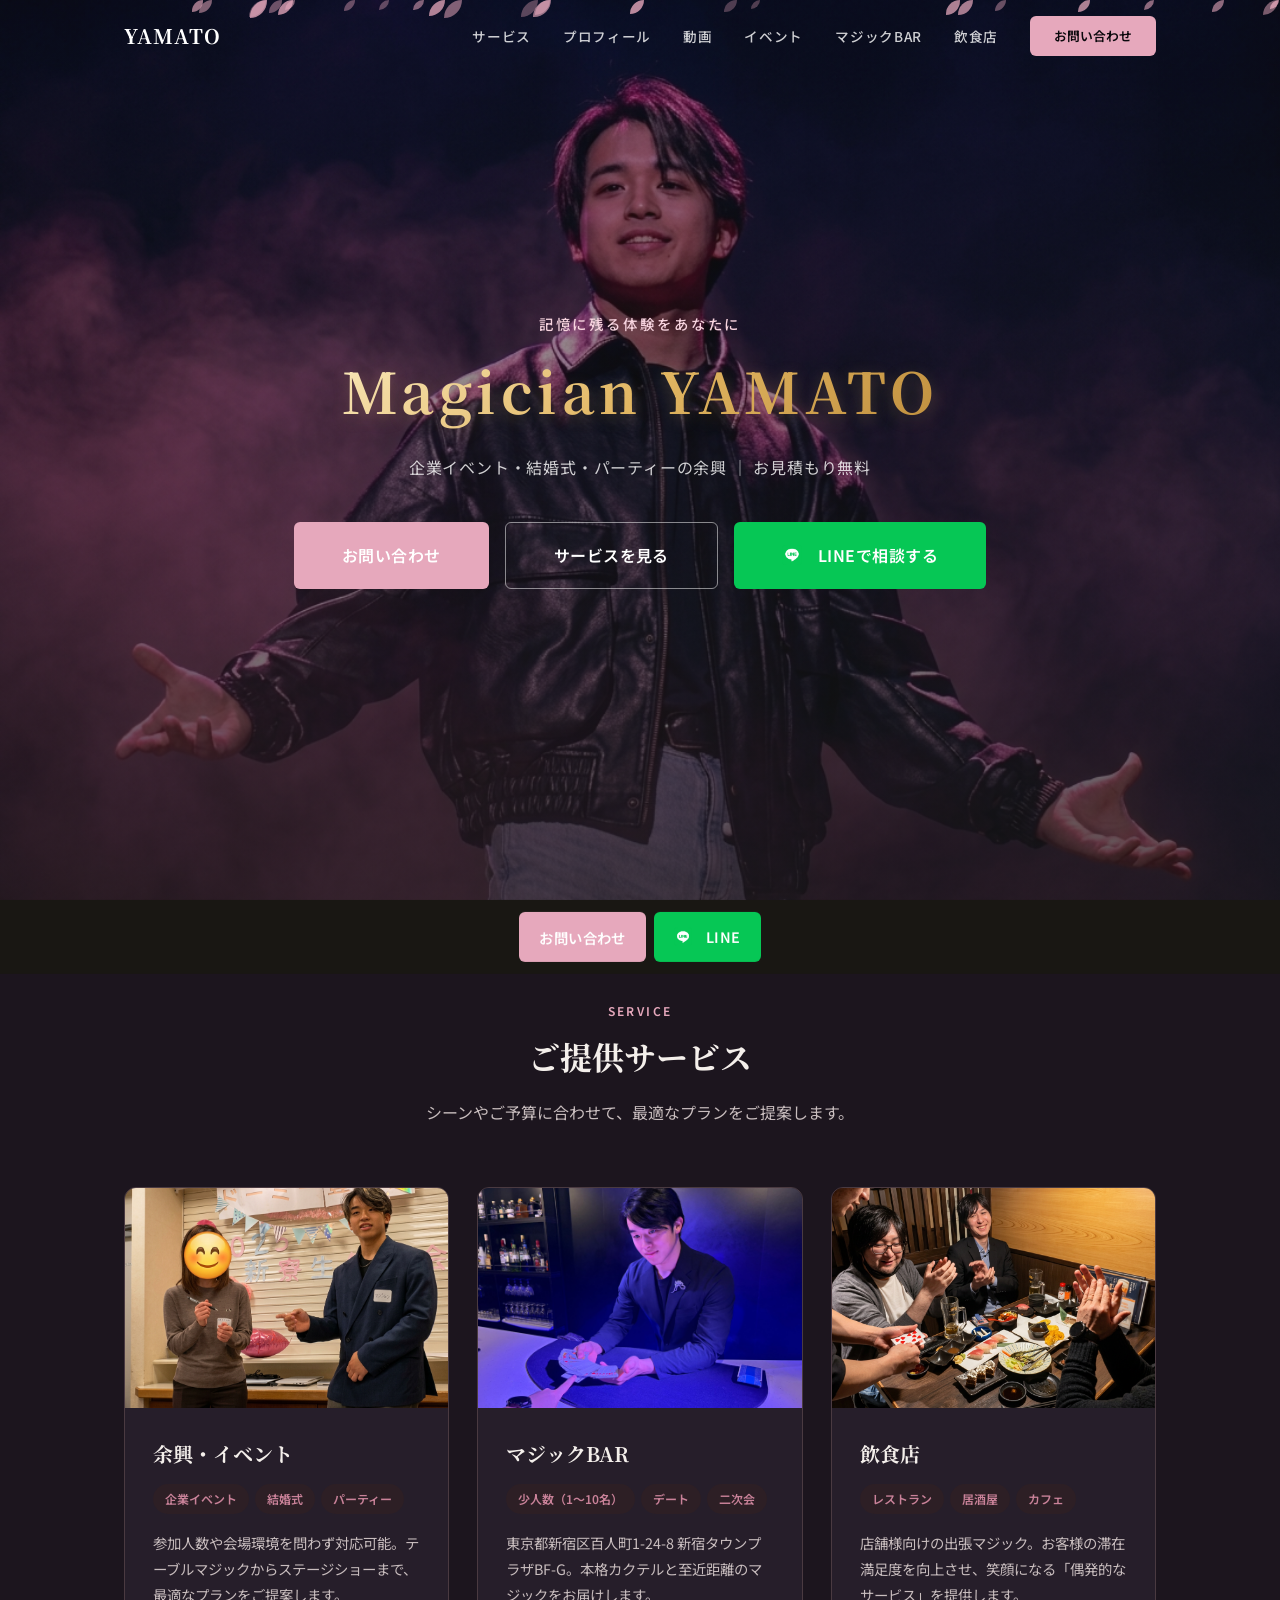
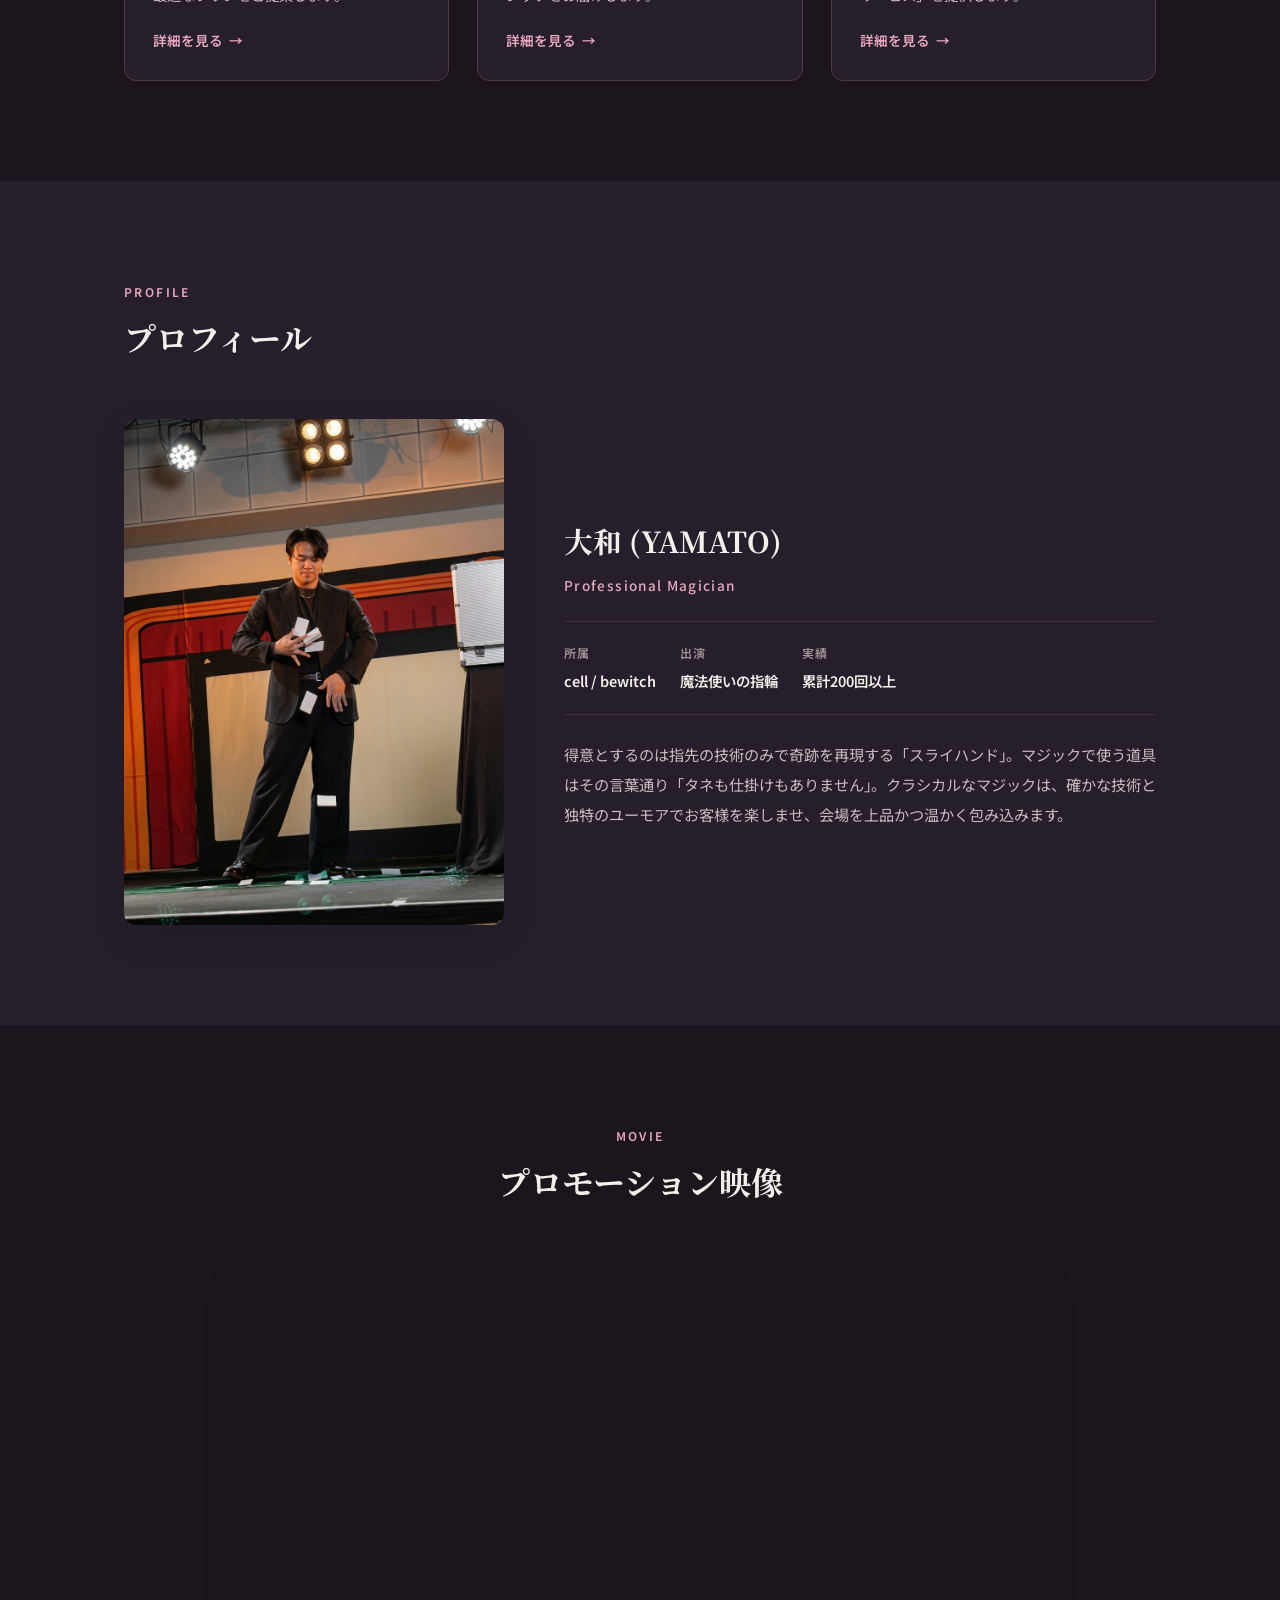
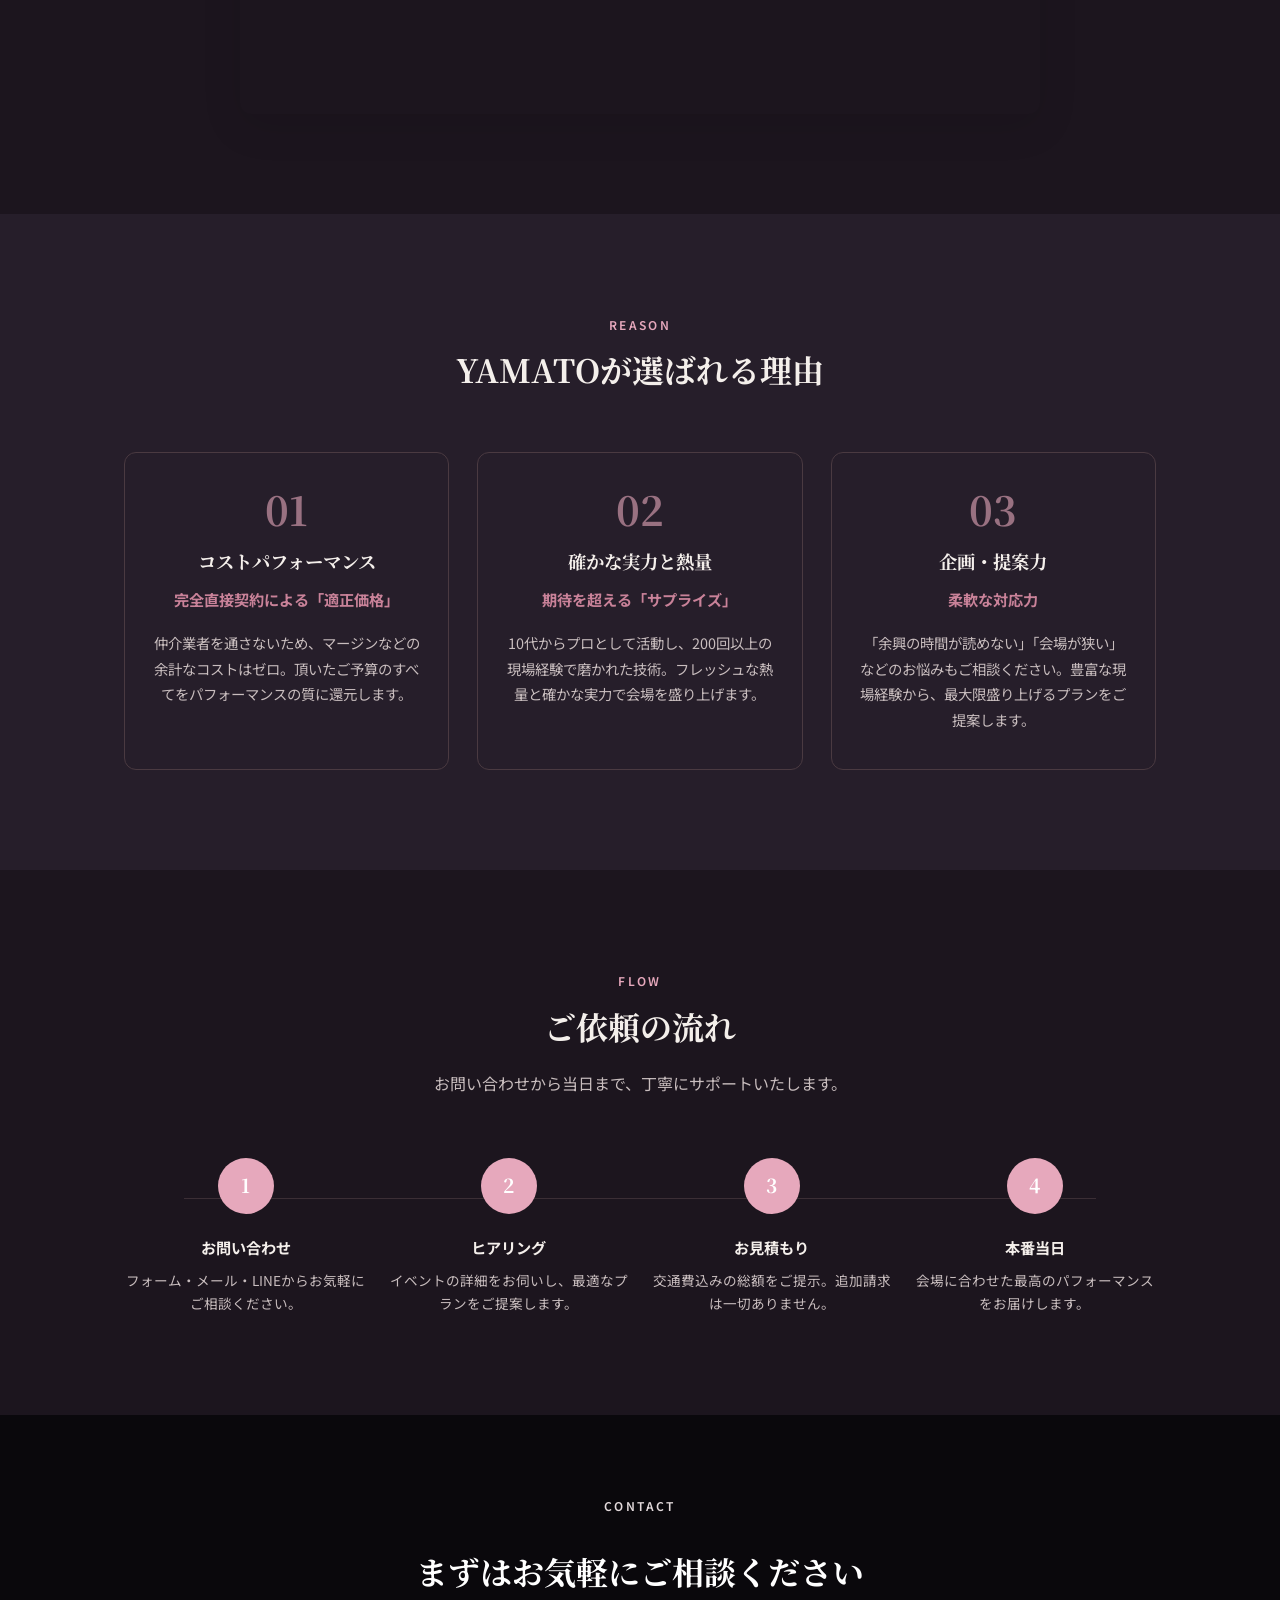
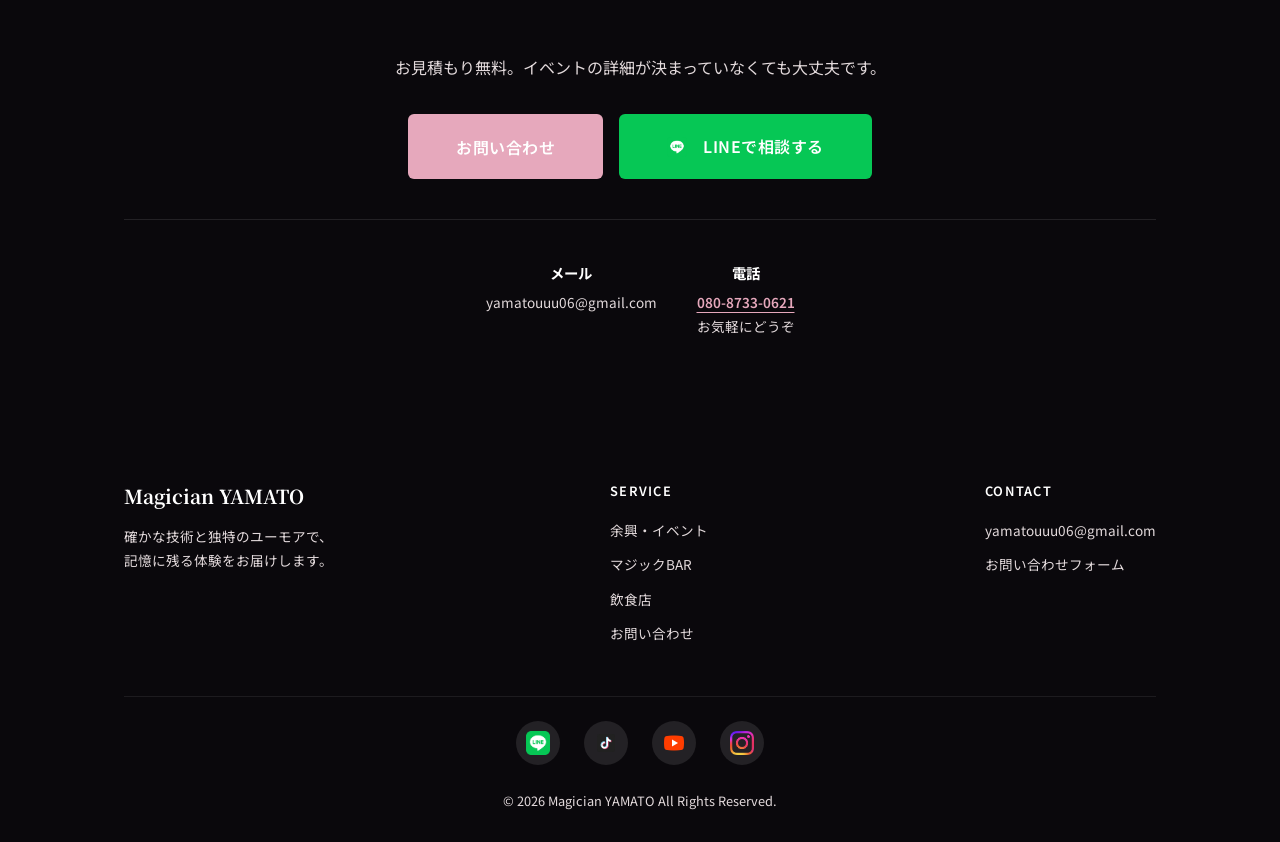
<file: index.html>
<!DOCTYPE html>
<html lang="ja">

<head>
    <!-- Microsoft Clarity -->
    <script type="text/javascript">
        (function (c, l, a, r, i, t, y) {
            c[a] = c[a] || function () { (c[a].q = c[a].q || []).push(arguments) };
            t = l.createElement(r); t.async = 1; t.src = "https://www.clarity.ms/tag/" + i;
            y = l.getElementsByTagName(r)[0]; y.parentNode.insertBefore(t, y);
        })(window, document, "clarity", "script", "vkam0jo5xu");
    </script>
    <!-- Google tag (gtag.js) -->
    <script async src="https://www.googletagmanager.com/gtag/js?id=G-V3HK06NE58"></script>
    <script>
        window.dataLayer = window.dataLayer || [];
        function gtag() { dataLayer.push(arguments); }
        gtag('js', new Date());
        gtag('config', 'G-V3HK06NE58');
        gtag('config', 'AW-17816351646');
    </script>
    <meta charset="UTF-8">
    <meta name="viewport" content="width=device-width, initial-scale=1.0">
    <meta name="description" content="プロマジシャン大和(YAMATO)の公式サイト。企業イベント・結婚式・パーティーの余興、マジックBAR出演、飲食店への出張パフォーマンス。お見積もり無料。">
    <title>プロマジシャン 大和(YAMATO) | 法人・イベント向けマジック出演</title>
    <link rel="stylesheet" href="style.css">
    <link
        href="https://fonts.googleapis.com/css2?family=Noto+Serif+JP:wght@400;700&family=Noto+Sans+JP:wght@400;500;600;700&display=swap"
        rel="stylesheet">
</head>

<body class="has-hero">

    <!-- ======== HERO ======== -->
    <section class="hero" id="top">
        <div class="hero-bg">
            <img src="images/hero_main.jpg" alt="Magician YAMATO パフォーマンス" loading="eager">
        </div>
        <div class="hero-overlay"></div>
        <div class="hero-content">
            <p class="hero-tagline">記憶に残る体験をあなたに</p>
            <h1 class="hero-title">Magician YAMATO</h1>
            <p class="hero-desc">企業イベント・結婚式・パーティーの余興 ｜ お見積もり無料</p>
            <div class="hero-actions">
                <button type="button" class="btn btn-primary btn-lg" onclick="openContactModal()">お問い合わせ</button>
                <a href="#service" class="btn btn-outline btn-lg">サービスを見る</a>
                <a href="https://line.me/R/ti/p/@344pyyvy?ts=02022038&oat_content=url" target="_blank"
                    rel="noopener noreferrer" class="btn btn-line btn-lg">
                    <img src="images/sns/line.png" alt="" aria-hidden="true" style="margin-right: 8px;">LINEで相談する
                </a>
            </div>
        </div>
    </section>

    <!-- ======== SERVICE ======== -->
    <section class="section section--alt" id="service">
        <div class="container">
            <div class="section-header center fade-in">
                <p class="section-label">Service</p>
                <h2 class="section-title">ご提供サービス</h2>
                <p class="section-subtitle">シーンやご予算に合わせて、最適なプランをご提案します。</p>
            </div>

            <div class="service-grid fade-in">
                <!-- イベント -->
                <div class="service-card">
                    <div class="service-card-img">
                        <img src="images/event_stage.png" alt="イベント出演">
                    </div>
                    <div class="service-card-body">
                        <h3 class="service-card-title">余興・イベント</h3>
                        <div class="service-tags">
                            <span class="service-tag">企業イベント</span>
                            <span class="service-tag">結婚式</span>
                            <span class="service-tag">パーティー</span>
                        </div>
                        <p class="service-card-desc">参加人数や会場環境を問わず対応可能。テーブルマジックからステージショーまで、最適なプランをご提案します。</p>
                        <a href="event.html" class="service-card-link">詳細を見る</a>
                    </div>
                </div>

                <!-- マジックBAR -->
                <div class="service-card">
                    <div class="service-card-img">
                        <img src="images/magic_bar.jpg" alt="マジックBAR 魔法使いの指輪">
                    </div>
                    <div class="service-card-body">
                        <h3 class="service-card-title">マジックBAR</h3>
                        <div class="service-tags">
                            <span class="service-tag">少人数（1〜10名）</span>
                            <span class="service-tag">デート</span>
                            <span class="service-tag">二次会</span>
                        </div>
                        <p class="service-card-desc">東京都新宿区百人町1-24-8 新宿タウンプラザBF-G。本格カクテルと至近距離のマジックをお届けします。</p>
                        <a href="bar.html" class="service-card-link">詳細を見る</a>
                    </div>
                </div>

                <!-- 飲食店 -->
                <div class="service-card">
                    <div class="service-card-img">
                        <img src="images/restaurant_hopping.png" alt="飲食店出演">
                    </div>
                    <div class="service-card-body">
                        <h3 class="service-card-title">飲食店</h3>
                        <div class="service-tags">
                            <span class="service-tag">レストラン</span>
                            <span class="service-tag">居酒屋</span>
                            <span class="service-tag">カフェ</span>
                        </div>
                        <p class="service-card-desc">店舗様向けの出張マジック。お客様の滞在満足度を向上させ、笑顔になる「偶発的なサービス」を提供します。</p>
                        <a href="restaurant.html" class="service-card-link">詳細を見る</a>
                    </div>
                </div>
            </div>
        </div>
    </section>

    <!-- ======== PROFILE ======== -->
    <section class="section section--white" id="profile">
        <div class="container">
            <div class="section-header fade-in">
                <p class="section-label">Profile</p>
                <h2 class="section-title">プロフィール</h2>
            </div>

            <div class="profile-grid fade-in">
                <div class="profile-img">
                    <img src="images/profile.png" alt="Magician YAMATO">
                </div>
                <div class="profile-info">
                    <h3 class="profile-name">大和 (YAMATO)</h3>
                    <p class="profile-role">Professional Magician</p>
                    <div class="profile-stats">
                        <dl class="profile-stat">
                            <dt>所属</dt>
                            <dd>cell / bewitch</dd>
                        </dl>
                        <dl class="profile-stat">
                            <dt>出演</dt>
                            <dd>魔法使いの指輪</dd>
                        </dl>
                        <dl class="profile-stat">
                            <dt>実績</dt>
                            <dd>累計200回以上</dd>
                        </dl>
                    </div>
                    <p class="profile-bio">
                        得意とするのは指先の技術のみで奇跡を再現する「スライハンド」。マジックで使う道具はその言葉通り「タネも仕掛けもありません」。クラシカルなマジックは、確かな技術と独特のユーモアでお客様を楽しませ、会場を上品かつ温かく包み込みます。
                    </p>
                </div>
            </div>
        </div>
    </section>

    <!-- ======== PROMOTION MOVIE ======== -->
    <section class="section section--alt" id="movie">
        <div class="container">
            <div class="section-header center fade-in">
                <p class="section-label">Movie</p>
                <h2 class="section-title">プロモーション映像</h2>
            </div>
            <div class="video-wrapper fade-in">
                <div class="video-container">
                    <iframe src="https://www.youtube.com/embed/o4gOqK4iSZs?rel=0&loop=1&playlist=o4gOqK4iSZs"
                        title="Magician YAMATO PV"
                        allow="accelerometer; autoplay; clipboard-write; encrypted-media; gyroscope; picture-in-picture; web-share"
                        allowfullscreen loading="lazy"></iframe>
                </div>
            </div>
        </div>
    </section>

    <!-- ======== REASON ======== -->
    <section class="section section--white" id="reason">
        <div class="container">
            <div class="section-header center fade-in">
                <p class="section-label">Reason</p>
                <h2 class="section-title">YAMATOが選ばれる理由</h2>
            </div>

            <div class="reason-grid fade-in">
                <div class="reason-card">
                    <div class="reason-number">01</div>
                    <h3>コストパフォーマンス</h3>
                    <h4>完全直接契約による「適正価格」</h4>
                    <p>仲介業者を通さないため、マージンなどの余計なコストはゼロ。頂いたご予算のすべてをパフォーマンスの質に還元します。</p>
                </div>

                <div class="reason-card">
                    <div class="reason-number">02</div>
                    <h3>確かな実力と熱量</h3>
                    <h4>期待を超える「サプライズ」</h4>
                    <p>10代からプロとして活動し、200回以上の現場経験で磨かれた技術。フレッシュな熱量と確かな実力で会場を盛り上げます。</p>
                </div>

                <div class="reason-card">
                    <div class="reason-number">03</div>
                    <h3>企画・提案力</h3>
                    <h4>柔軟な対応力</h4>
                    <p>「余興の時間が読めない」「会場が狭い」などのお悩みもご相談ください。豊富な現場経験から、最大限盛り上げるプランをご提案します。</p>
                </div>
            </div>
        </div>
    </section>

    <!-- ======== FLOW ======== -->
    <section class="section section--alt" id="flow">
        <div class="container">
            <div class="section-header center fade-in">
                <p class="section-label">Flow</p>
                <h2 class="section-title">ご依頼の流れ</h2>
                <p class="section-subtitle">お問い合わせから当日まで、丁寧にサポートいたします。</p>
            </div>

            <div class="flow-grid fade-in">
                <div class="flow-step">
                    <div class="flow-step-num">1</div>
                    <div class="flow-step-content">
                        <h4>お問い合わせ</h4>
                        <p>フォーム・メール・LINEからお気軽にご相談ください。</p>
                    </div>
                </div>
                <div class="flow-step">
                    <div class="flow-step-num">2</div>
                    <div class="flow-step-content">
                        <h4>ヒアリング</h4>
                        <p>イベントの詳細をお伺いし、最適なプランをご提案します。</p>
                    </div>
                </div>
                <div class="flow-step">
                    <div class="flow-step-num">3</div>
                    <div class="flow-step-content">
                        <h4>お見積もり</h4>
                        <p>交通費込みの総額をご提示。追加請求は一切ありません。</p>
                    </div>
                </div>
                <div class="flow-step">
                    <div class="flow-step-num">4</div>
                    <div class="flow-step-content">
                        <h4>本番当日</h4>
                        <p>会場に合わせた最高のパフォーマンスをお届けします。</p>
                    </div>
                </div>
            </div>
        </div>
    </section>

    <!-- ======== CTA ======== -->
    <section class="section section--dark cta-section">
        <div class="container">
            <div class="section-header center">
                <p class="section-label">Contact</p>
                <h2 class="section-title">まずはお気軽にご相談ください</h2>
            </div>
            <p>お見積もり無料。イベントの詳細が決まっていなくても大丈夫です。</p>
            <div class="cta-dual-buttons">
                <button type="button" class="btn btn-primary btn-lg" onclick="openContactModal()">お問い合わせ</button>
                <a href="https://line.me/R/ti/p/@344pyyvy?ts=02022038&oat_content=url" target="_blank"
                    rel="noopener noreferrer" class="btn btn-line btn-lg">
                    <img src="images/sns/line.png" alt="" aria-hidden="true" style="margin-right: 8px;">LINEで相談する
                </a>
            </div>
            <div class="cta-contact-methods">
                <div class="cta-method">
                    <strong>メール</strong>
                    yamatouuu06@gmail.com
                </div>
                <div class="cta-method">
                    <strong>電話</strong>
                    <a href="tel:08087330621" class="tel-link">080-8733-0621</a><br>
                    お気軽にどうぞ
                </div>
            </div>
        </div>
    </section>

    <!-- Scripts -->
    <script src="js/components.js"></script>
    <script src="js/main.js"></script>
    <script src="js/contact-form.js"></script>
</body>

</html>
</file>
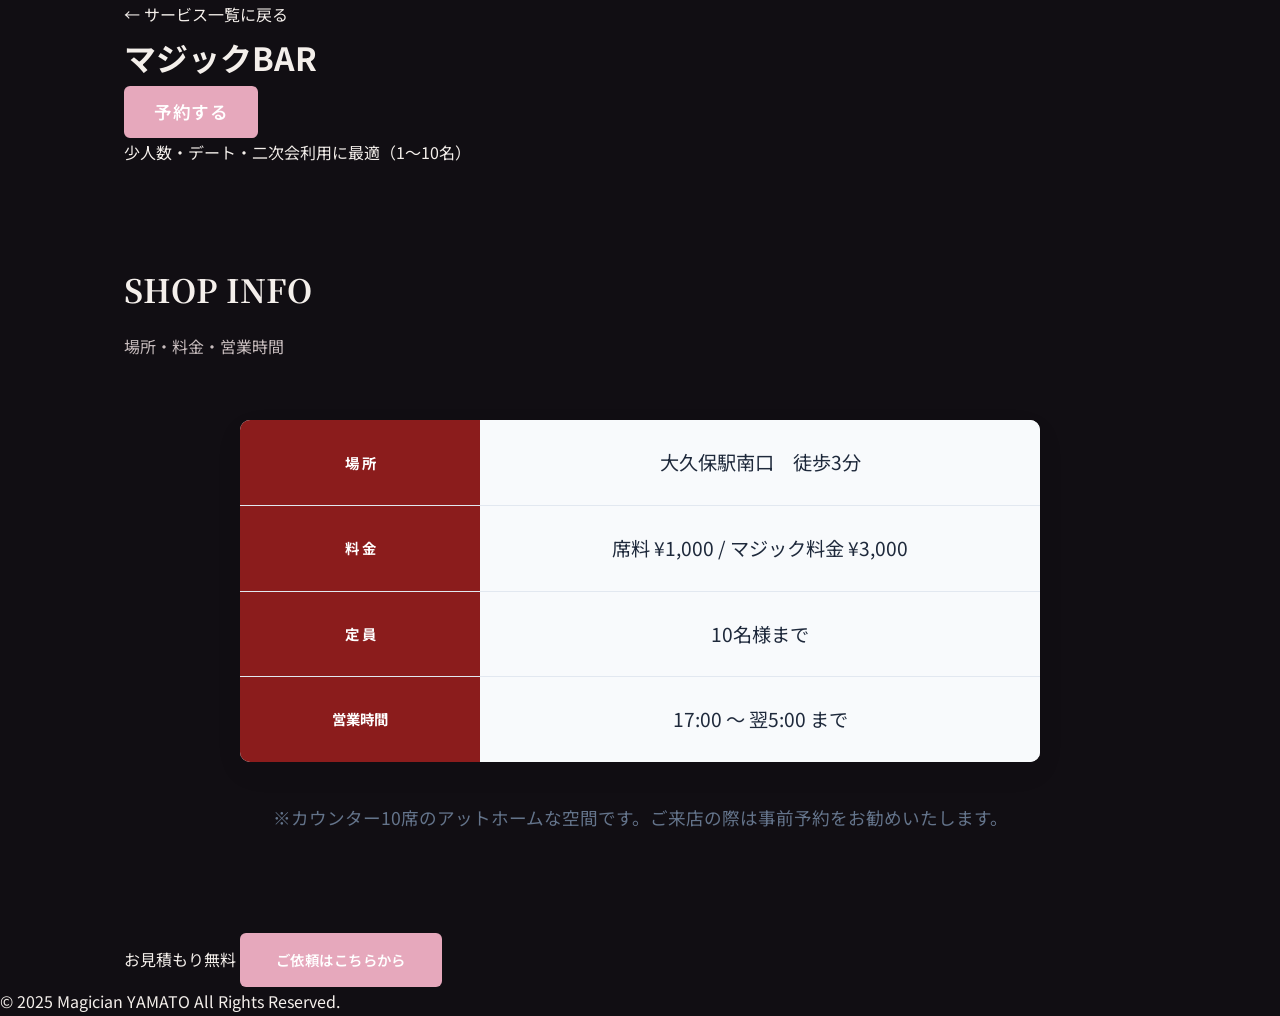
<file: bar-detail.html>
<!DOCTYPE html>
<html lang="ja">

<head>
    <!-- Microsoft Clarity -->
    <script type="text/javascript">
        (function (c, l, a, r, i, t, y) {
            c[a] = c[a] || function () { (c[a].q = c[a].q || []).push(arguments) };
            t = l.createElement(r); t.async = 1; t.src = "https://www.clarity.ms/tag/" + i;
            y = l.getElementsByTagName(r)[0]; y.parentNode.insertBefore(t, y);
        })(window, document, "clarity", "script", "vkam0jo5xu");
    </script>
    <!-- Google tag (gtag.js) -->
    <script async src="https://www.googletagmanager.com/gtag/js?id=G-V3HK06NE58"></script>
    <script>
        window.dataLayer = window.dataLayer || [];
        function gtag() { dataLayer.push(arguments); }
        gtag('js', new Date());

        gtag('config', 'G-V3HK06NE58');
    </script>
    <!-- Google Ads tag (gtag.js) -->
    <script async src="https://www.googletagmanager.com/gtag/js?id=AW-17816351646"></script>
    <script>
        window.dataLayer = window.dataLayer || [];
        function gtag() { dataLayer.push(arguments); }
        gtag('js', new Date());

        gtag('config', 'AW-17816351646');
    </script>
    <meta charset="UTF-8">
    <meta name="viewport" content="width=device-width, initial-scale=1.0">
    <title>マジックBAR「魔法使いの指輪」 | プロマジシャン 大和(YAMATO)</title>
    <link rel="stylesheet" href="style.css">
    <link
        href="https://fonts.googleapis.com/css2?family=Noto+Serif+JP:wght@400;700&family=Noto+Sans+JP:wght@400;500;700&display=swap"
        rel="stylesheet">
    <style>
        .shop-info-table {
            width: 100%;
            max-width: 800px;
            margin: 40px auto;
            border-collapse: collapse;
            font-size: 1.2rem;
            background: #fff;
            box-shadow: 0 10px 30px rgba(0, 0, 0, 0.05);
            border-radius: 10px;
            overflow: hidden;
        }

        .shop-info-table th,
        .shop-info-table td {
            padding: 25px;
            border-bottom: 1px solid #e2e8f0;
        }

        .shop-info-table th {
            background-color: #8b1c1c;
            /* 画像の赤色に近い色 */
            color: #fff;
            width: 30%;
            text-align: center;
            font-weight: 700;
        }

        .shop-info-table td {
            background-color: #f8fafc;
            color: #1e293b;
            text-align: center;
        }

        .shop-info-table tr:last-child th,
        .shop-info-table tr:last-child td {
            border-bottom: none;
        }

        @media (max-width: 768px) {

            .shop-info-table th,
            .shop-info-table td {
                display: block;
                width: 100%;
                padding: 15px;
            }

            .shop-info-table th {
                background-color: #8b1c1c;
            }
        }
    </style>
</head>

<body>
    <!-- Page Header -->
    <header class="page-header">
        <div class="container">
            <a href="index.html#service" class="back-link">← サービス一覧に戻る</a>
            <div class="page-title-area">
                <h1 class="page-title">マジックBAR</h1>
                <a href="#contact" class="btn btn-primary" style="padding: 10px 30px; font-size: 1.1rem;">予約する</a>
            </div>
            <p class="page-subtitle">少人数・デート・二次会利用に最適（1〜10名）</p>
        </div>
    </header>

    <!-- SHOP INFO Section -->
    <main class="magic-service-detail">

        <!-- Removed Dispatch Sections -->

    </main>

    <section class="section">
        <div class="container">
            <div class="section-header">
                <h2 class="section-title">SHOP INFO</h2>
                <p class="section-subtitle">場所・料金・営業時間</p>
            </div>

            <table class="shop-info-table">
                <tr>
                    <th>場 所</th>
                    <td>大久保駅南口　徒歩3分</td>
                </tr>
                <tr>
                    <th>料 金</th>
                    <td>席料 ¥1,000 / マジック料金 ¥3,000</td>
                </tr>
                <tr>
                    <th>定 員</th>
                    <td>10名様まで</td>
                </tr>
                <tr>
                    <th>営業時間</th>
                    <td>17:00 〜 翌5:00 まで</td>
                </tr>
            </table>

            <div style="text-align: center; margin-top: 40px;">
                <p class="plan-note" style="color: #64748b; font-size: 1.1rem;">
                    ※カウンター10席のアットホームな空間です。ご来店の際は事前予約をお勧めいたします。
                </p>
            </div>
        </div>
    </section>

    <!-- Bottom Reservation Button -->
    <section class="cta-section-simple" id="contact">
        <div class="container">
            <span class="cta-text-large">お見積もり無料</span>
            <a href="mailto:yamatouuu06@gmail.com" class="btn btn-primary btn-large">ご依頼はこちらから</a>
        </div>
    </section>

    <footer class="footer">
        <p>&copy; 2025 Magician YAMATO All Rights Reserved.</p>
    </footer>

</body>

</html>
</file>
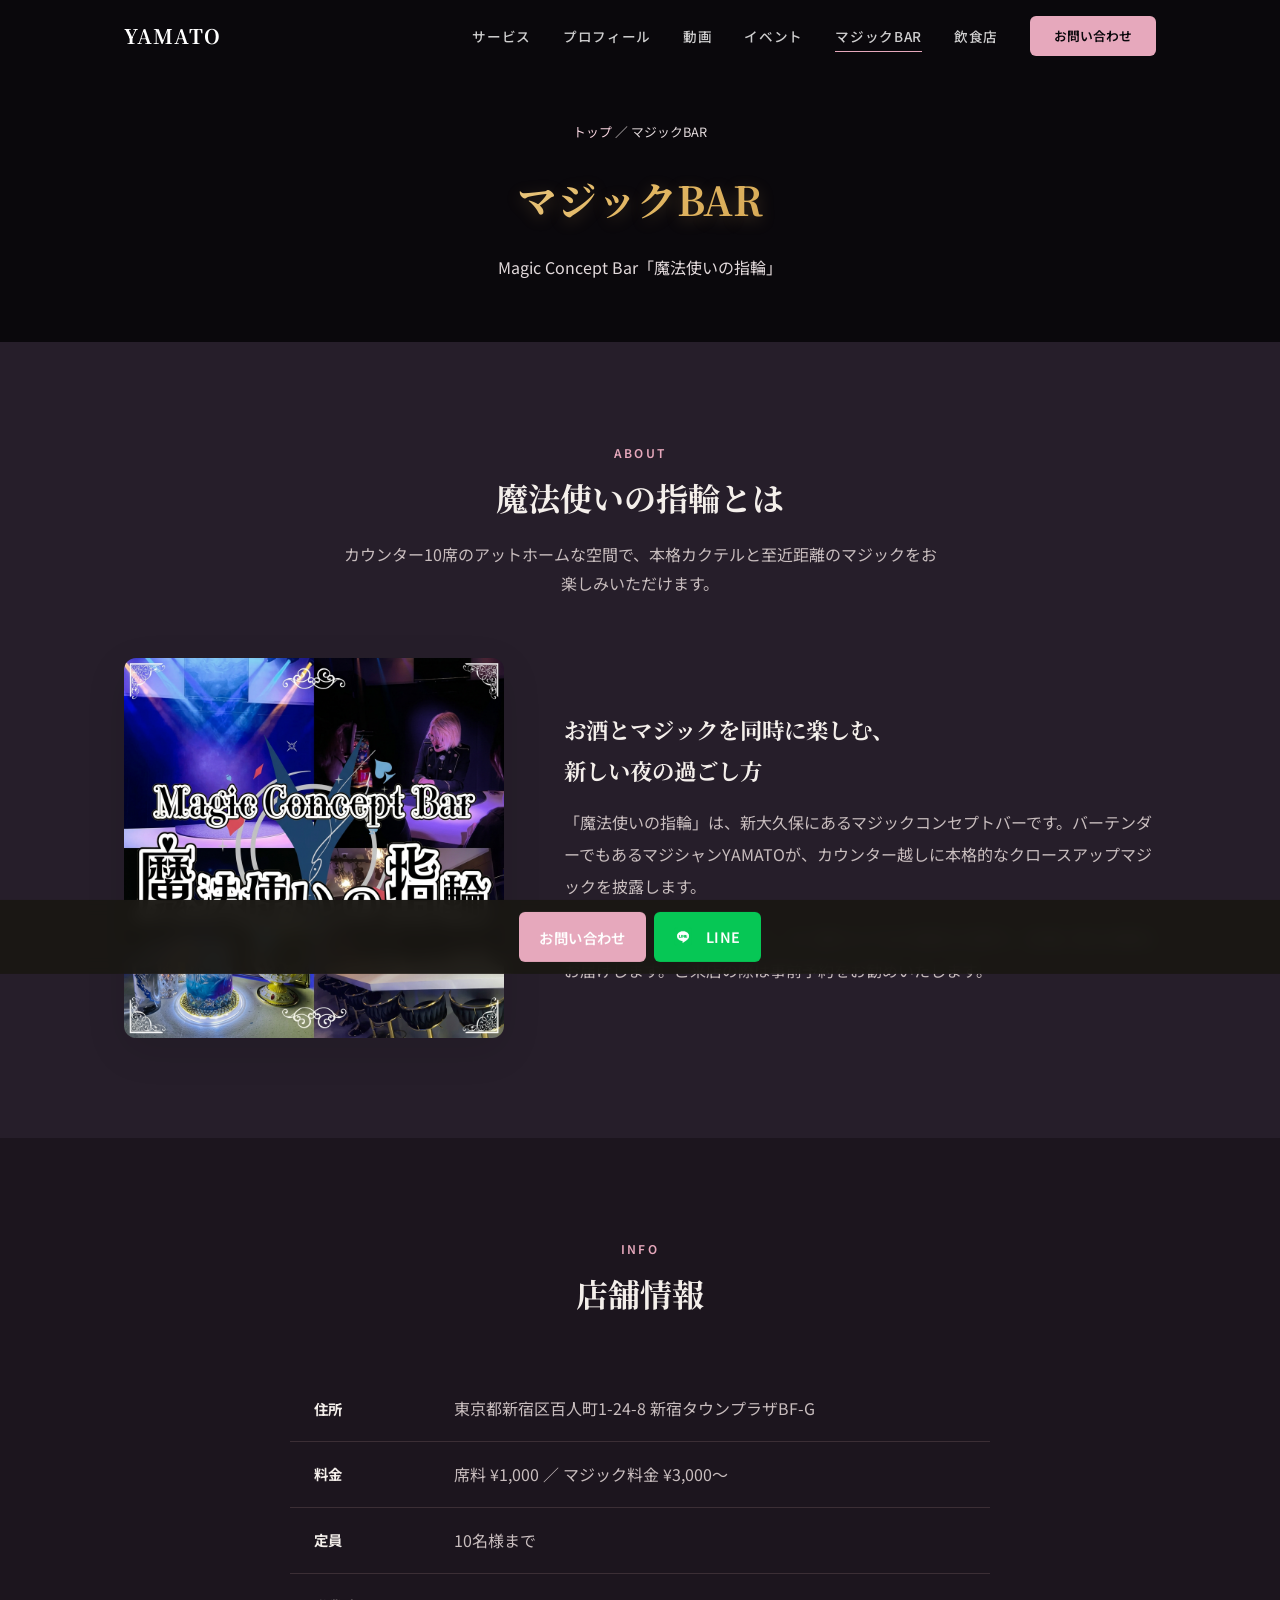
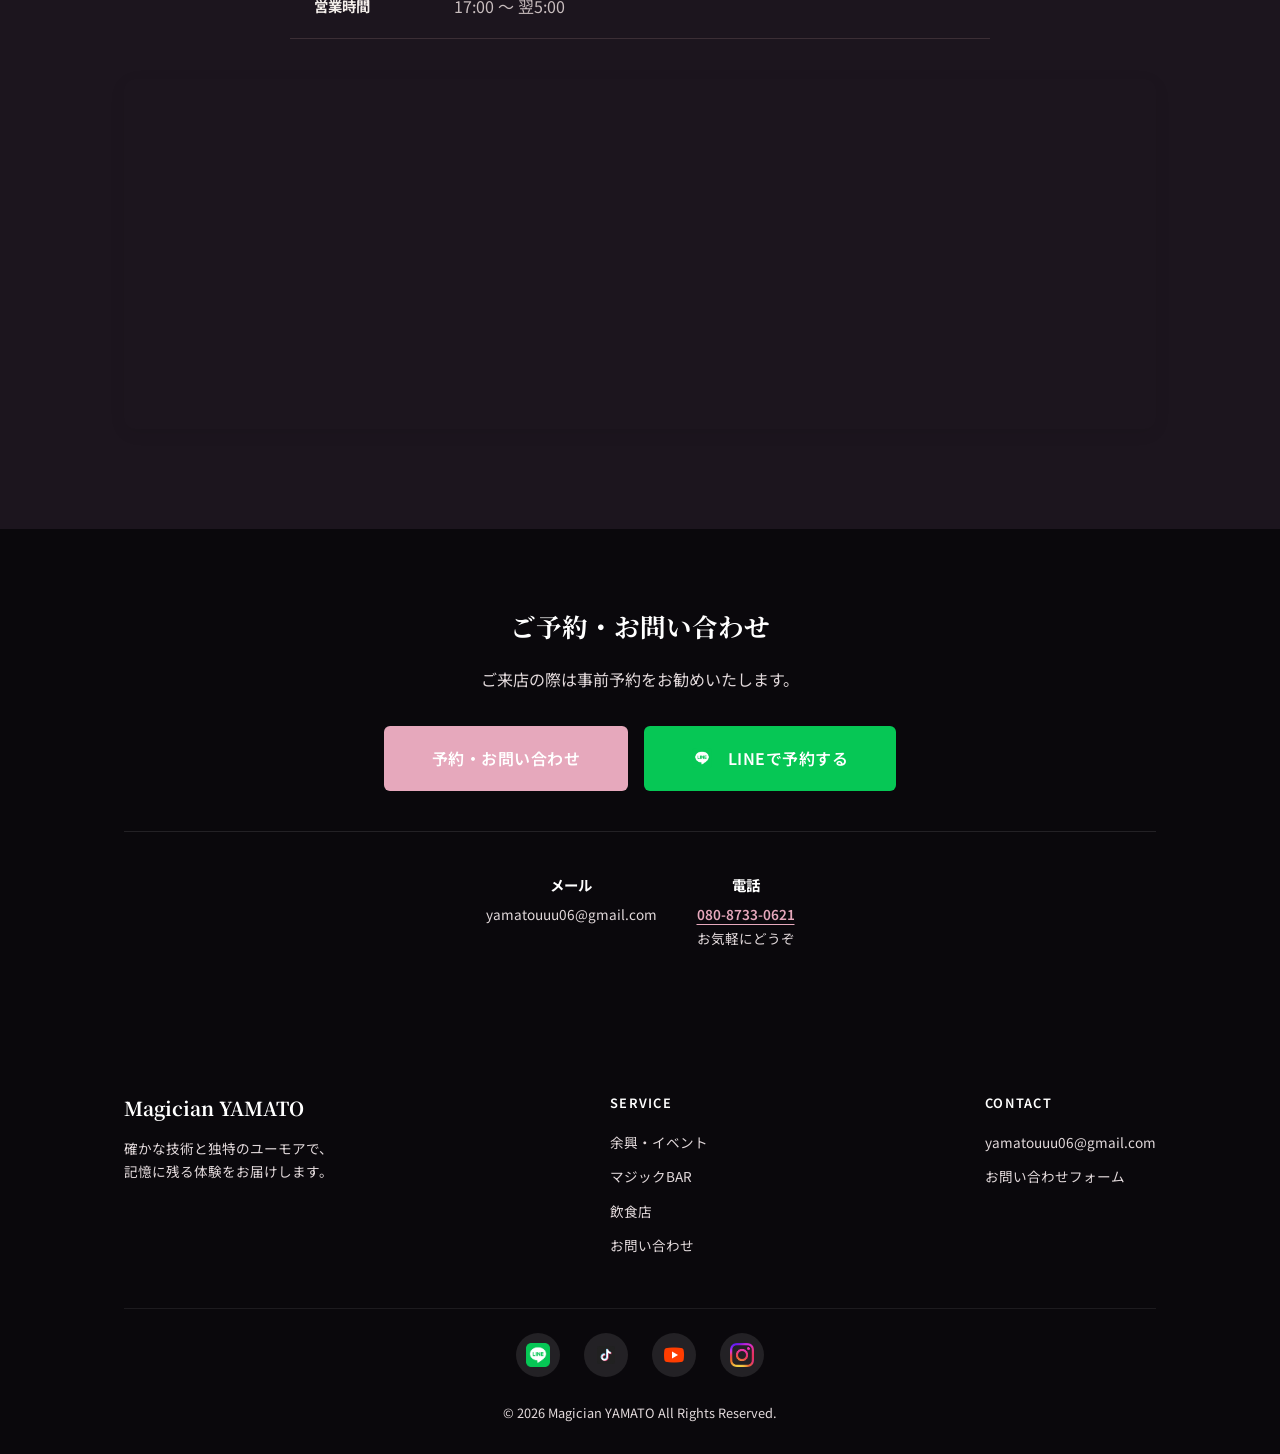
<file: bar.html>
<!DOCTYPE html>
<html lang="ja">

<head>
    <script type="text/javascript">
        (function (c, l, a, r, i, t, y) {
            c[a] = c[a] || function () { (c[a].q = c[a].q || []).push(arguments) };
            t = l.createElement(r); t.async = 1; t.src = "https://www.clarity.ms/tag/" + i;
            y = l.getElementsByTagName(r)[0]; y.parentNode.insertBefore(t, y);
        })(window, document, "clarity", "script", "vkam0jo5xu");
    </script>
    <script async src="https://www.googletagmanager.com/gtag/js?id=G-V3HK06NE58"></script>
    <script>
        window.dataLayer = window.dataLayer || [];
        function gtag() { dataLayer.push(arguments); }
        gtag('js', new Date());
        gtag('config', 'G-V3HK06NE58');
        gtag('config', 'AW-17816351646');
    </script>
    <meta charset="UTF-8">
    <meta name="viewport" content="width=device-width, initial-scale=1.0">
    <meta name="description"
        content="マジックBAR「魔法使いの指輪」。東京都新宿区百人町1-24-8 新宿タウンプラザBF-G。本格カクテルと至近距離のマジック。席料¥1,000、マジック料金¥3,000〜。">
    <title>マジックBAR「魔法使いの指輪」 | プロマジシャン 大和(YAMATO)</title>
    <link rel="stylesheet" href="style.css">
    <link
        href="https://fonts.googleapis.com/css2?family=Noto+Serif+JP:wght@400;700&family=Noto+Sans+JP:wght@400;500;600;700&display=swap"
        rel="stylesheet">
</head>

<body>

    <!-- Page Hero -->
    <section class="page-hero">
        <div class="container">
            <p class="breadcrumb"><a href="index.html">トップ</a> ／ マジックBAR</p>
            <h1>マジックBAR</h1>
            <p>Magic Concept Bar「魔法使いの指輪」</p>
        </div>
    </section>

    <!-- BAR紹介 -->
    <section class="section section--white">
        <div class="container">
            <div class="section-header center fade-in">
                <p class="section-label">About</p>
                <h2 class="section-title">魔法使いの指輪とは</h2>
                <p class="section-subtitle">カウンター10席のアットホームな空間で、本格カクテルと至近距離のマジックをお楽しみいただけます。</p>
            </div>

            <div class="profile-grid fade-in">
                <div class="profile-img">
                    <img src="images/bar_interior.png" alt="マジックBAR 魔法使いの指輪 店内の雰囲気">
                </div>
                <div>
                    <h3 style="font-family: var(--font-serif); font-size: 1.4rem; margin-bottom: 16px;">
                        お酒とマジックを同時に楽しむ、<br>新しい夜の過ごし方</h3>
                    <p style="color: var(--color-text-secondary); line-height: 2; margin-bottom: 20px;">
                        「魔法使いの指輪」は、新大久保にあるマジックコンセプトバーです。バーテンダーでもあるマジシャンYAMATOが、カウンター越しに本格的なクロースアップマジックを披露します。
                    </p>
                    <p style="color: var(--color-text-secondary); line-height: 2;">
                        デートや友人との特別な夜に。少人数ならではの親密な空間で、記憶に残る体験をお届けします。ご来店の際は事前予約をお勧めいたします。
                    </p>
                </div>
            </div>
        </div>
    </section>

    <!-- Shop Info -->
    <section class="section section--alt">
        <div class="container">
            <div class="section-header center fade-in">
                <p class="section-label">Info</p>
                <h2 class="section-title">店舗情報</h2>
            </div>

            <table class="shop-info-table fade-in">
                <tr>
                    <th>住所</th>
                    <td>東京都新宿区百人町1-24-8 新宿タウンプラザBF-G</td>
                </tr>
                <tr>
                    <th>料金</th>
                    <td>席料 ¥1,000 ／ マジック料金 ¥3,000〜</td>
                </tr>
                <tr>
                    <th>定員</th>
                    <td>10名様まで</td>
                </tr>
                <tr>
                    <th>営業時間</th>
                    <td>17:00 〜 翌5:00</td>
                </tr>
            </table>

            <div class="map-wrapper fade-in">
                <iframe src="https://maps.google.co.jp/maps?q=東京都新宿区百人町1-24-8+新宿タウンプラザ&output=embed"
                    title="マジックBAR 魔法使いの指輪 アクセスマップ" allowfullscreen="" loading="lazy"
                    referrerpolicy="no-referrer-when-downgrade"></iframe>
            </div>
        </div>
    </section>

    <!-- CTA -->
    <section class="section section--dark cta-section">
        <div class="container">
            <h2 class="section-title" style="font-size: 1.6rem;">ご予約・お問い合わせ</h2>
            <p>ご来店の際は事前予約をお勧めいたします。</p>
            <div class="cta-dual-buttons">
                <button type="button" class="btn btn-primary btn-lg" onclick="openContactModal()">予約・お問い合わせ</button>
                <a href="https://line.me/R/ti/p/@344pyyvy?ts=02022038&oat_content=url" target="_blank"
                    rel="noopener noreferrer" class="btn btn-line btn-lg">
                    <img src="images/sns/line.png" alt="" aria-hidden="true" style="margin-right: 8px;">LINEで予約する
                </a>
            </div>
            <div class="cta-contact-methods">
                <div class="cta-method">
                    <strong>メール</strong>
                    yamatouuu06@gmail.com
                </div>
                <div class="cta-method">
                    <strong>電話</strong>
                    <a href="tel:08087330621" class="tel-link">080-8733-0621</a><br>
                    お気軽にどうぞ
                </div>
            </div>
        </div>
    </section>

    <!-- Scripts -->
    <script src="js/components.js"></script>
    <script src="js/main.js"></script>
    <script src="js/contact-form.js"></script>
</body>

</html>
</file>
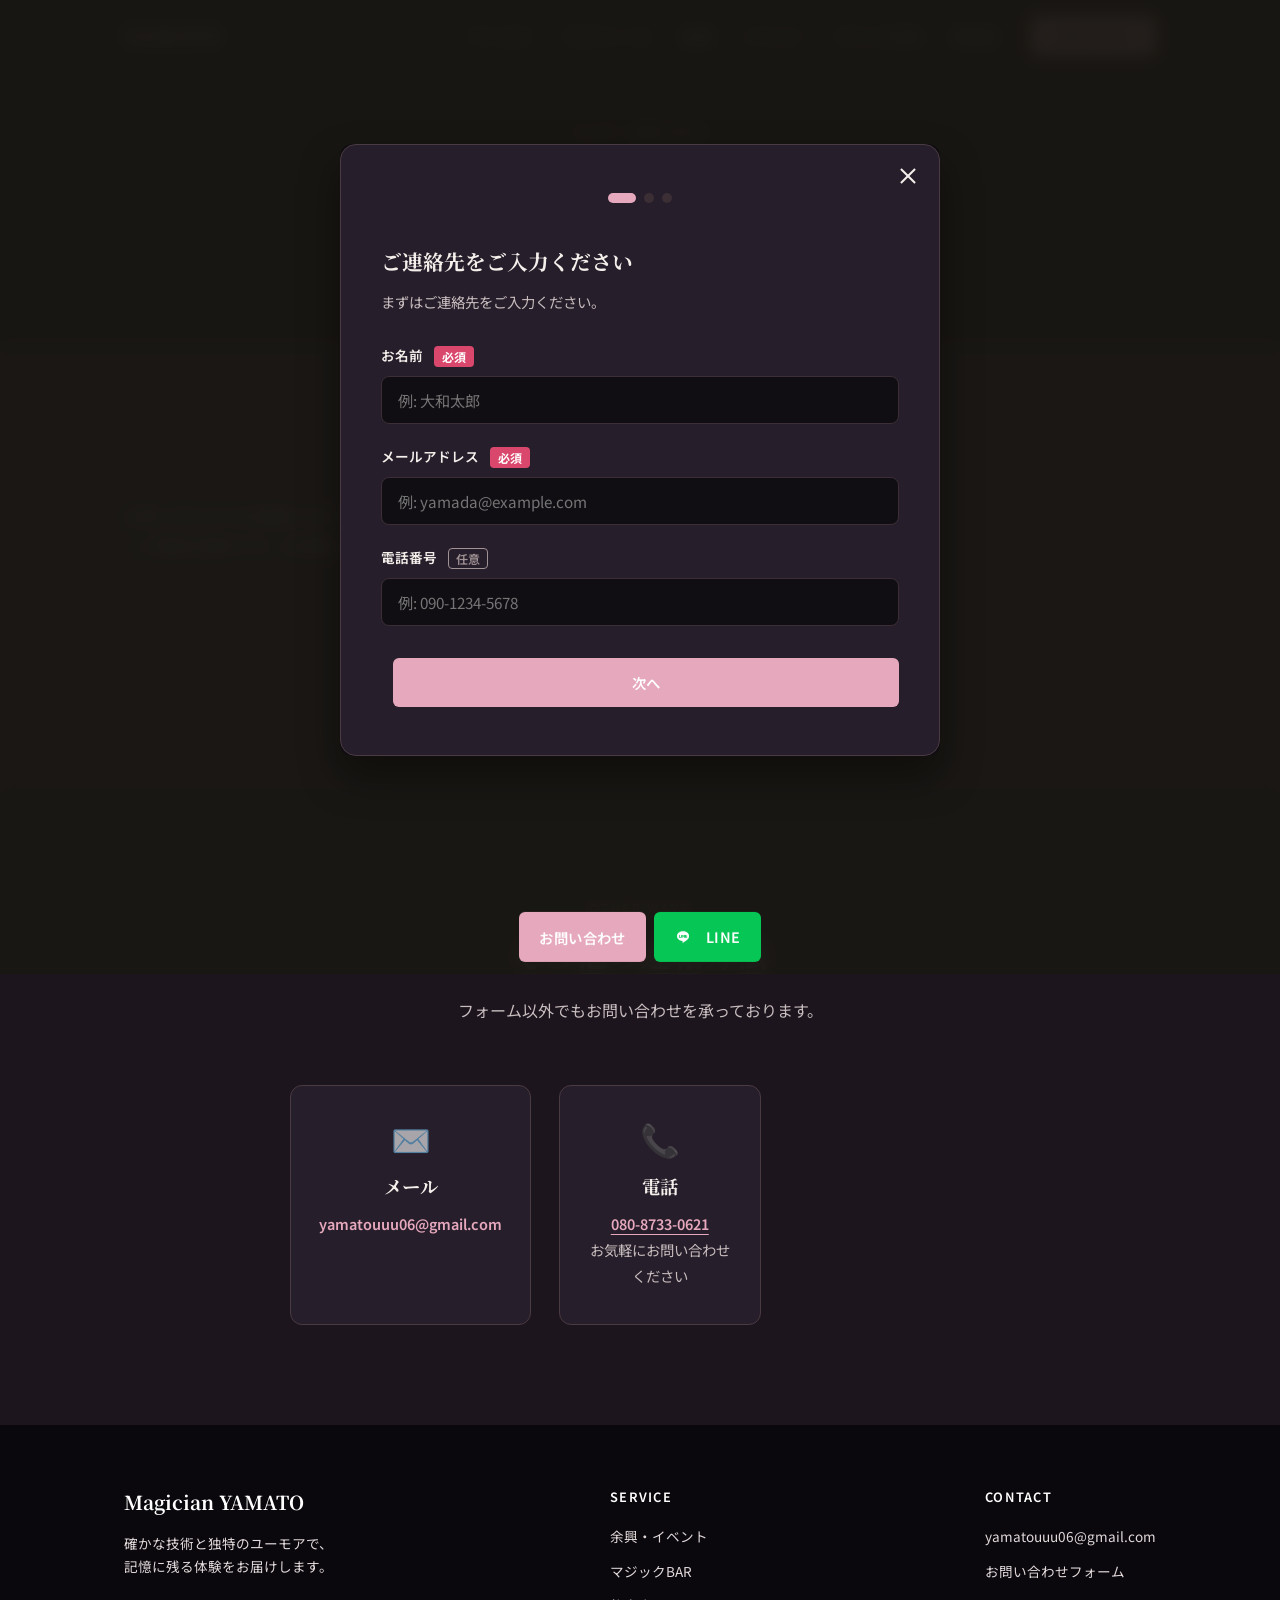
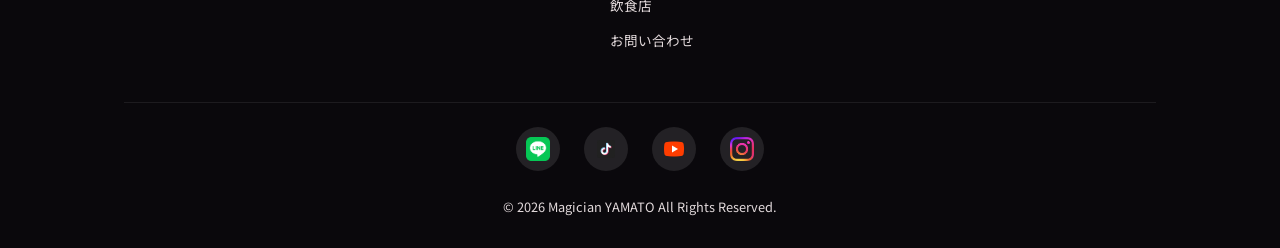
<file: contact.html>
<!DOCTYPE html>
<html lang="ja">

<head>
    <script type="text/javascript">
        (function (c, l, a, r, i, t, y) {
            c[a] = c[a] || function () { (c[a].q = c[a].q || []).push(arguments) };
            t = l.createElement(r); t.async = 1; t.src = "https://www.clarity.ms/tag/" + i;
            y = l.getElementsByTagName(r)[0]; y.parentNode.insertBefore(t, y);
        })(window, document, "clarity", "script", "vkam0jo5xu");
    </script>
    <script async src="https://www.googletagmanager.com/gtag/js?id=G-V3HK06NE58"></script>
    <script>
        window.dataLayer = window.dataLayer || [];
        function gtag() { dataLayer.push(arguments); }
        gtag('js', new Date());
        gtag('config', 'G-V3HK06NE58');
        gtag('config', 'AW-17816351646');
    </script>
    <meta charset="UTF-8">
    <meta name="viewport" content="width=device-width, initial-scale=1.0">
    <meta name="description" content="プロマジシャンYAMATOへのお問い合わせ。余興・イベント、マジックBAR、飲食店出演のご依頼を承ります。お見積もり無料。">
    <title>お問い合わせ | プロマジシャン 大和(YAMATO)</title>
    <link rel="stylesheet" href="style.css">
    <link
        href="https://fonts.googleapis.com/css2?family=Noto+Serif+JP:wght@400;700&family=Noto+Sans+JP:wght@400;500;600;700&display=swap"
        rel="stylesheet">
</head>

<body>

    <!-- Page Hero -->
    <section class="page-hero">
        <div class="container">
            <p class="breadcrumb"><a href="index.html">トップ</a> ／ お問い合わせ</p>
            <h1>お問い合わせ</h1>
            <p>お見積もり無料 ｜ お気軽にご相談ください</p>
        </div>
    </section>

    <!-- Contact Form Section -->
    <section class="section section--white">
        <div class="container text-center" style="margin: 60px auto;">
            <p style="margin-bottom: 24px;">
                お問い合わせやお見積もりは、以下のボタンからフォームを開いてご入力ください。<br>
                （ご相談は無料です。お気軽にお問い合わせください）
            </p>
            <div class="cta-dual-buttons">
                <button type="button" class="btn btn-primary" onclick="openContactModal()">お問い合わせ</button>
                <a href="https://line.me/R/ti/p/@344pyyvy?ts=02022038&oat_content=url" target="_blank"
                    rel="noopener noreferrer" class="btn btn-line">
                    <img src="images/sns/line.png" alt="" aria-hidden="true" style="margin-right: 8px;">LINEで相談する
                </a>
            </div>
        </div>
    </section>

    <!-- 別の連絡方法 -->
    <section class="section section--alt">
        <div class="container">
            <div class="section-header center fade-in">
                <p class="section-label">Other Ways</p>
                <h2 class="section-title">その他の連絡方法</h2>
                <p class="section-subtitle">フォーム以外でもお問い合わせを承っております。</p>
            </div>
            <div class="reason-grid fade-in" style="max-width: 700px; margin: 0 auto;">
                <div class="reason-card">
                    <div class="reason-number" style="font-size: 2rem;">✉️</div>
                    <h3>メール</h3>
                    <p><a href="mailto:yamatouuu06@gmail.com"
                            style="color: var(--color-accent); font-weight: 600;">yamatouuu06@gmail.com</a></p>
                </div>
                <div class="reason-card">
                    <div class="reason-number" style="font-size: 2rem;">📞</div>
                    <h3>電話</h3>
                    <p><a href="tel:08087330621" class="tel-link"
                            style="font-weight: 600;">080-8733-0621</a><br>お気軽にお問い合わせください
                    </p>
                </div>
            </div>
        </div>
    </section>

    <script src="js/components.js"></script>
    <script src="js/main.js"></script>
    <script src="js/contact-form.js"></script>
</body>

</html>
</file>
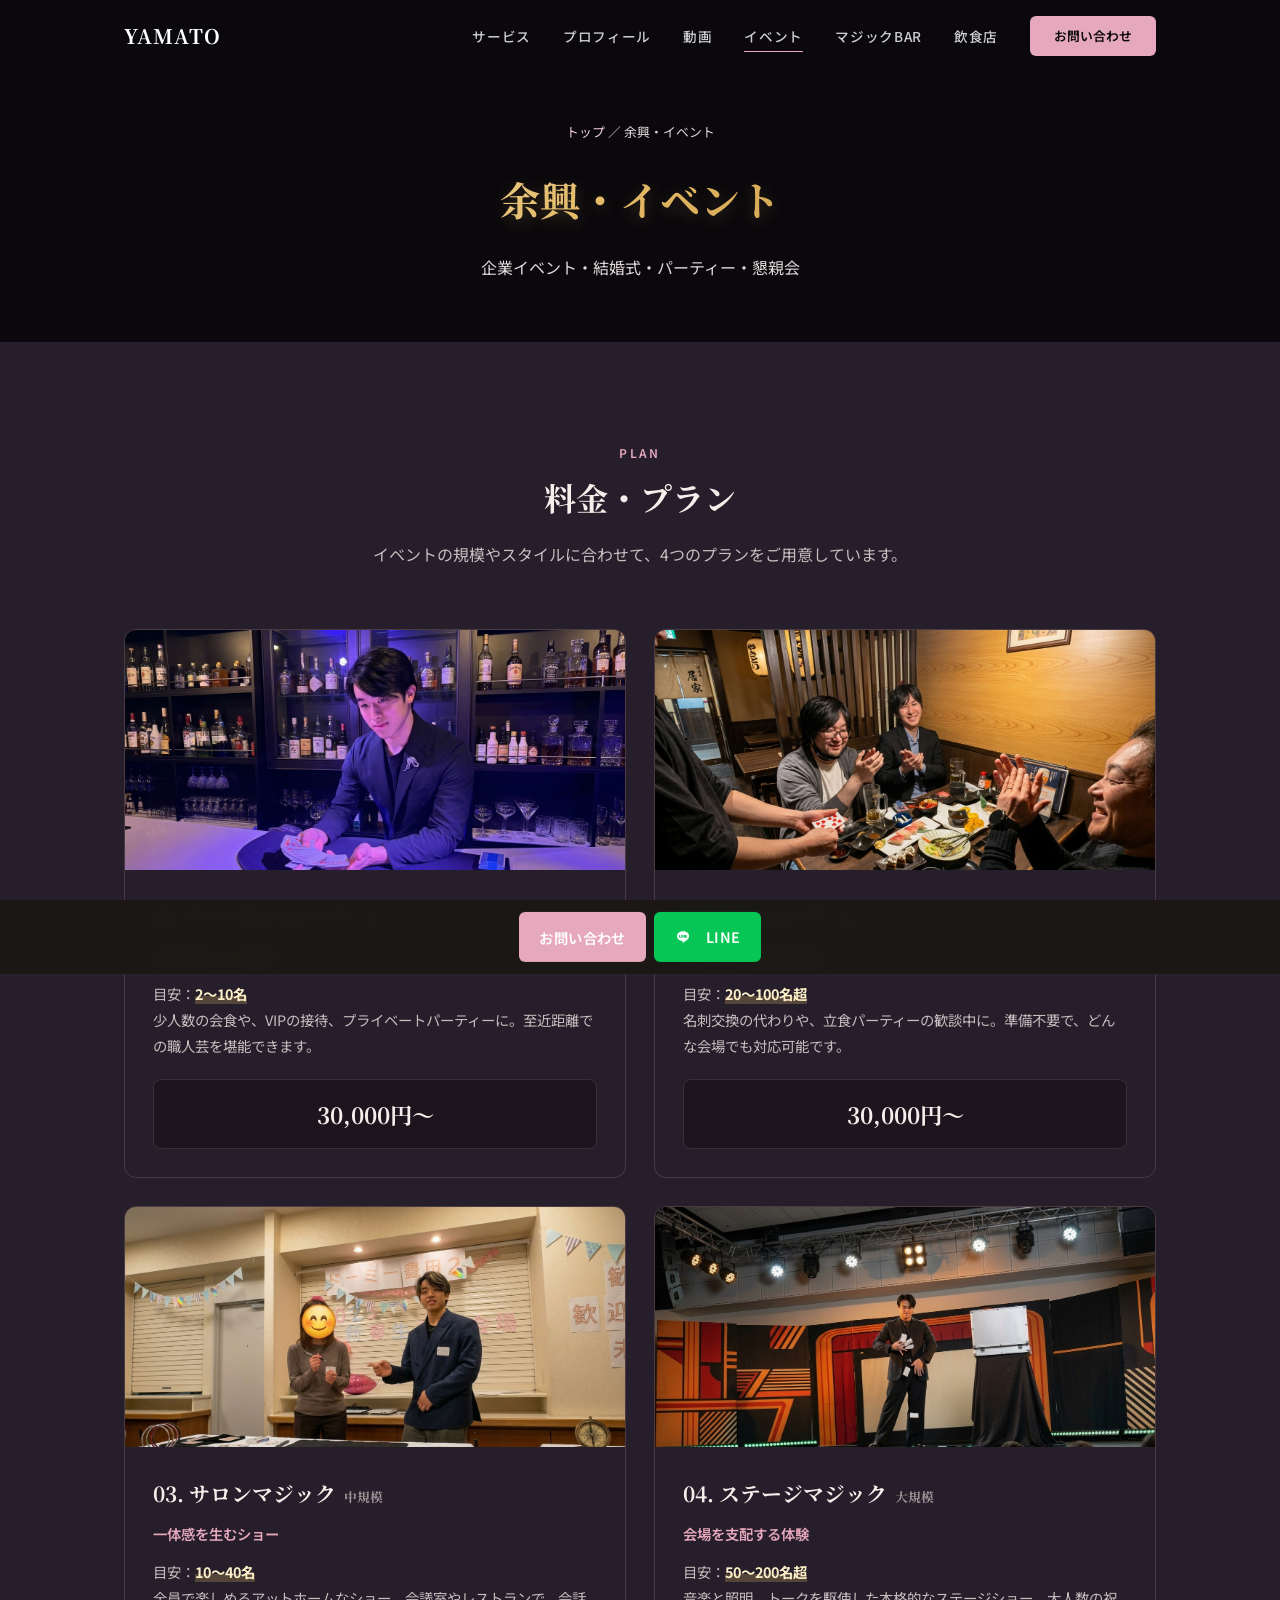
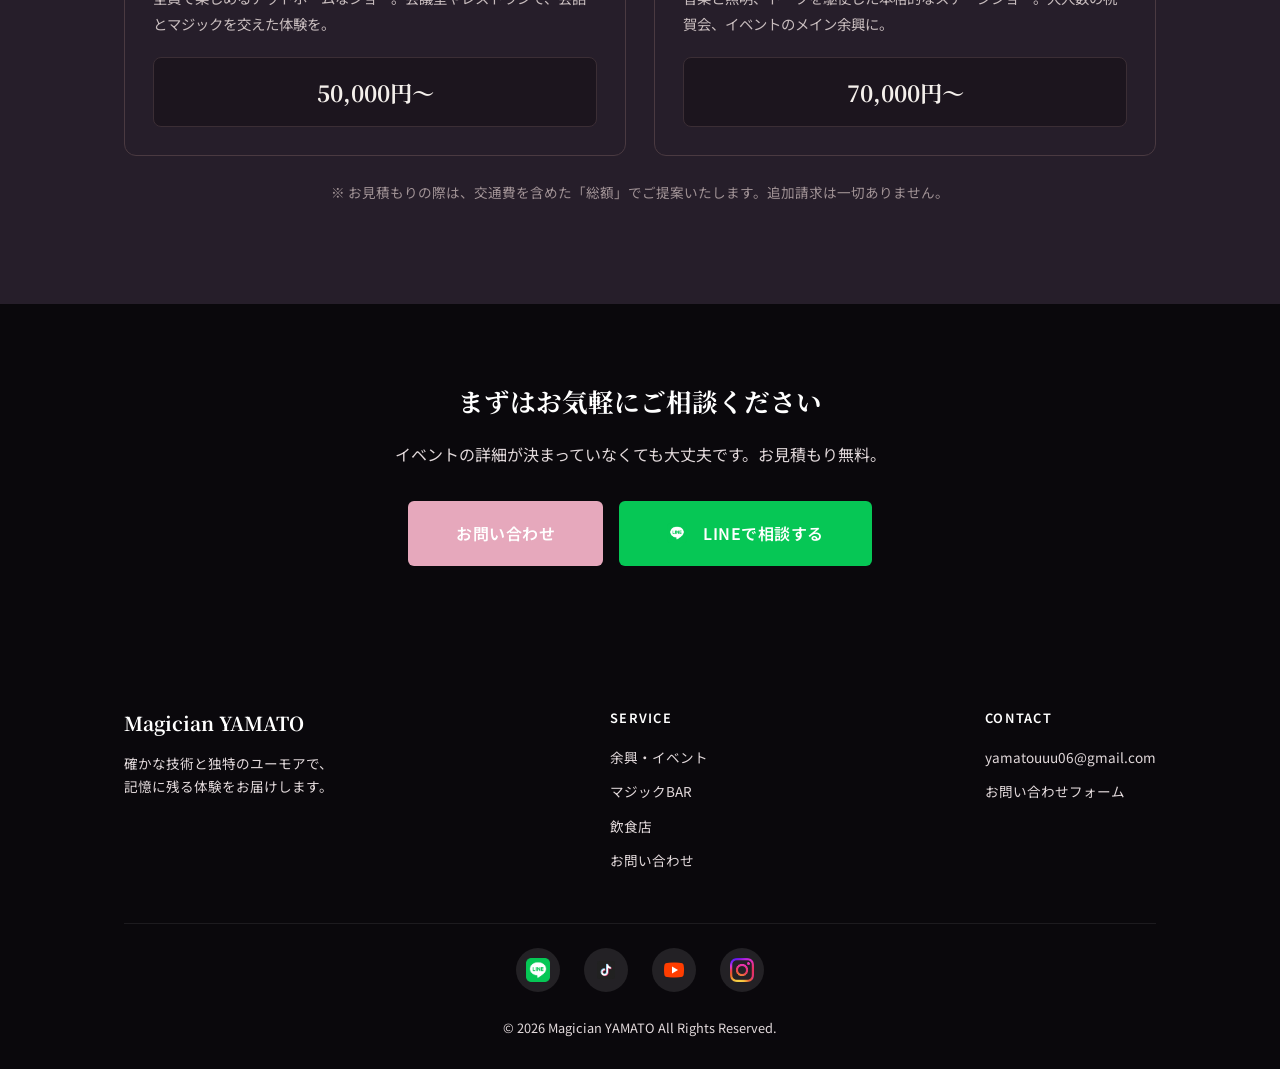
<file: event.html>
<!DOCTYPE html>
<html lang="ja">

<head>
    <script type="text/javascript">
        (function (c, l, a, r, i, t, y) {
            c[a] = c[a] || function () { (c[a].q = c[a].q || []).push(arguments) };
            t = l.createElement(r); t.async = 1; t.src = "https://www.clarity.ms/tag/" + i;
            y = l.getElementsByTagName(r)[0]; y.parentNode.insertBefore(t, y);
        })(window, document, "clarity", "script", "vkam0jo5xu");
    </script>
    <script async src="https://www.googletagmanager.com/gtag/js?id=G-V3HK06NE58"></script>
    <script>
        window.dataLayer = window.dataLayer || [];
        function gtag() { dataLayer.push(arguments); }
        gtag('js', new Date());
        gtag('config', 'G-V3HK06NE58');
        gtag('config', 'AW-17816351646');
    </script>
    <meta charset="UTF-8">
    <meta name="viewport" content="width=device-width, initial-scale=1.0">
    <meta name="description" content="プロマジシャンYAMATOのイベント出演。テーブルマジック、ホッピング、サロン、ステージの4プラン。企業イベント・結婚式・パーティー。30,000円〜。">
    <title>余興・イベント | プロマジシャン 大和(YAMATO)</title>
    <link rel="stylesheet" href="style.css">
    <link
        href="https://fonts.googleapis.com/css2?family=Noto+Serif+JP:wght@400;700&family=Noto+Sans+JP:wght@400;500;600;700&display=swap"
        rel="stylesheet">
</head>

<body>

    <!-- Page Hero -->
    <section class="page-hero">
        <div class="container">
            <p class="breadcrumb"><a href="index.html">トップ</a> ／ 余興・イベント</p>
            <h1>余興・イベント</h1>
            <p>企業イベント・結婚式・パーティー・懇親会</p>
        </div>
    </section>

    <!-- Plan Section -->
    <section class="section section--white" id="plan">
        <div class="container">
            <div class="section-header center fade-in">
                <p class="section-label">Plan</p>
                <h2 class="section-title">料金・プラン</h2>
                <p class="section-subtitle">イベントの規模やスタイルに合わせて、4つのプランをご用意しています。</p>
            </div>

            <div class="plan-grid fade-in">
                <!-- Plan 1 -->
                <div class="plan-card">
                    <div class="plan-card-img">
                        <img src="images/event_table.jpg" alt="テーブルマジック">
                    </div>
                    <div class="plan-card-body">
                        <h3 class="plan-card-title">01. テーブルマジック<small
                                style="color: var(--color-text-tertiary); font-size: 0.8rem; margin-left: 8px;">着席</small>
                        </h3>
                        <p class="plan-card-catch">目の前30cmの奇跡</p>
                        <p class="plan-card-desc">
                            目安：<span class="text-highlight">2〜10名</span><br>
                            少人数の会食や、VIPの接待、プライベートパーティーに。至近距離での職人芸を堪能できます。
                        </p>
                        <div class="plan-card-price">30,000円〜</div>
                    </div>
                </div>

                <!-- Plan 2 -->
                <div class="plan-card">
                    <div class="plan-card-img">
                        <img src="images/event_hopping.jpg" alt="テーブルホッピング">
                    </div>
                    <div class="plan-card-body">
                        <h3 class="plan-card-title">02. ホッピング<small
                                style="color: var(--color-text-tertiary); font-size: 0.8rem; margin-left: 8px;">回遊</small>
                        </h3>
                        <p class="plan-card-catch">触れられる距離の魔法</p>
                        <p class="plan-card-desc">
                            目安：<span class="text-highlight">20〜100名超</span><br>
                            名刺交換の代わりや、立食パーティーの歓談中に。準備不要で、どんな会場でも対応可能です。
                        </p>
                        <div class="plan-card-price">30,000円〜</div>
                    </div>
                </div>

                <!-- Plan 3 -->
                <div class="plan-card">
                    <div class="plan-card-img">
                        <img src="images/event_salon.jpg" alt="サロンマジック">
                    </div>
                    <div class="plan-card-body">
                        <h3 class="plan-card-title">03. サロンマジック<small
                                style="color: var(--color-text-tertiary); font-size: 0.8rem; margin-left: 8px;">中規模</small>
                        </h3>
                        <p class="plan-card-catch">一体感を生むショー</p>
                        <p class="plan-card-desc">
                            目安：<span class="text-highlight">10〜40名</span><br>
                            全員で楽しめるアットホームなショー。会議室やレストランで、会話とマジックを交えた体験を。
                        </p>
                        <div class="plan-card-price">50,000円〜</div>
                    </div>
                </div>

                <!-- Plan 4 -->
                <div class="plan-card">
                    <div class="plan-card-img">
                        <img src="images/event_stage.jpg" alt="ステージマジック">
                    </div>
                    <div class="plan-card-body">
                        <h3 class="plan-card-title">04. ステージマジック<small
                                style="color: var(--color-text-tertiary); font-size: 0.8rem; margin-left: 8px;">大規模</small>
                        </h3>
                        <p class="plan-card-catch">会場を支配する体験</p>
                        <p class="plan-card-desc">
                            目安：<span class="text-highlight">50〜200名超</span><br>
                            音楽と照明、トークを駆使した本格的なステージショー。大人数の祝賀会、イベントのメイン余興に。
                        </p>
                        <div class="plan-card-price">70,000円〜</div>
                    </div>
                </div>
            </div>

            <p class="plan-note fade-in">※ お見積もりの際は、交通費を含めた「総額」でご提案いたします。追加請求は一切ありません。</p>
        </div>
    </section>

    <!-- CTA -->
    <section class="section section--dark cta-section">
        <div class="container">
            <h2 class="section-title" style="font-size: 1.6rem;">まずはお気軽にご相談ください</h2>
            <p>イベントの詳細が決まっていなくても大丈夫です。お見積もり無料。</p>
            <div class="cta-dual-buttons">
                <button type="button" class="btn btn-primary btn-lg" onclick="openContactModal()">お問い合わせ</button>
                <a href="https://line.me/R/ti/p/@344pyyvy?ts=02022038&oat_content=url" target="_blank"
                    rel="noopener noreferrer" class="btn btn-line btn-lg">
                    <img src="images/sns/line.png" alt="" aria-hidden="true" style="margin-right: 8px;">LINEで相談する
                </a>
            </div>
        </div>
    </section>

    <!-- Scripts -->
    <script src="js/components.js"></script>
    <script src="js/main.js"></script>
    <script src="js/contact-form.js"></script>
</body>

</html>
</file>
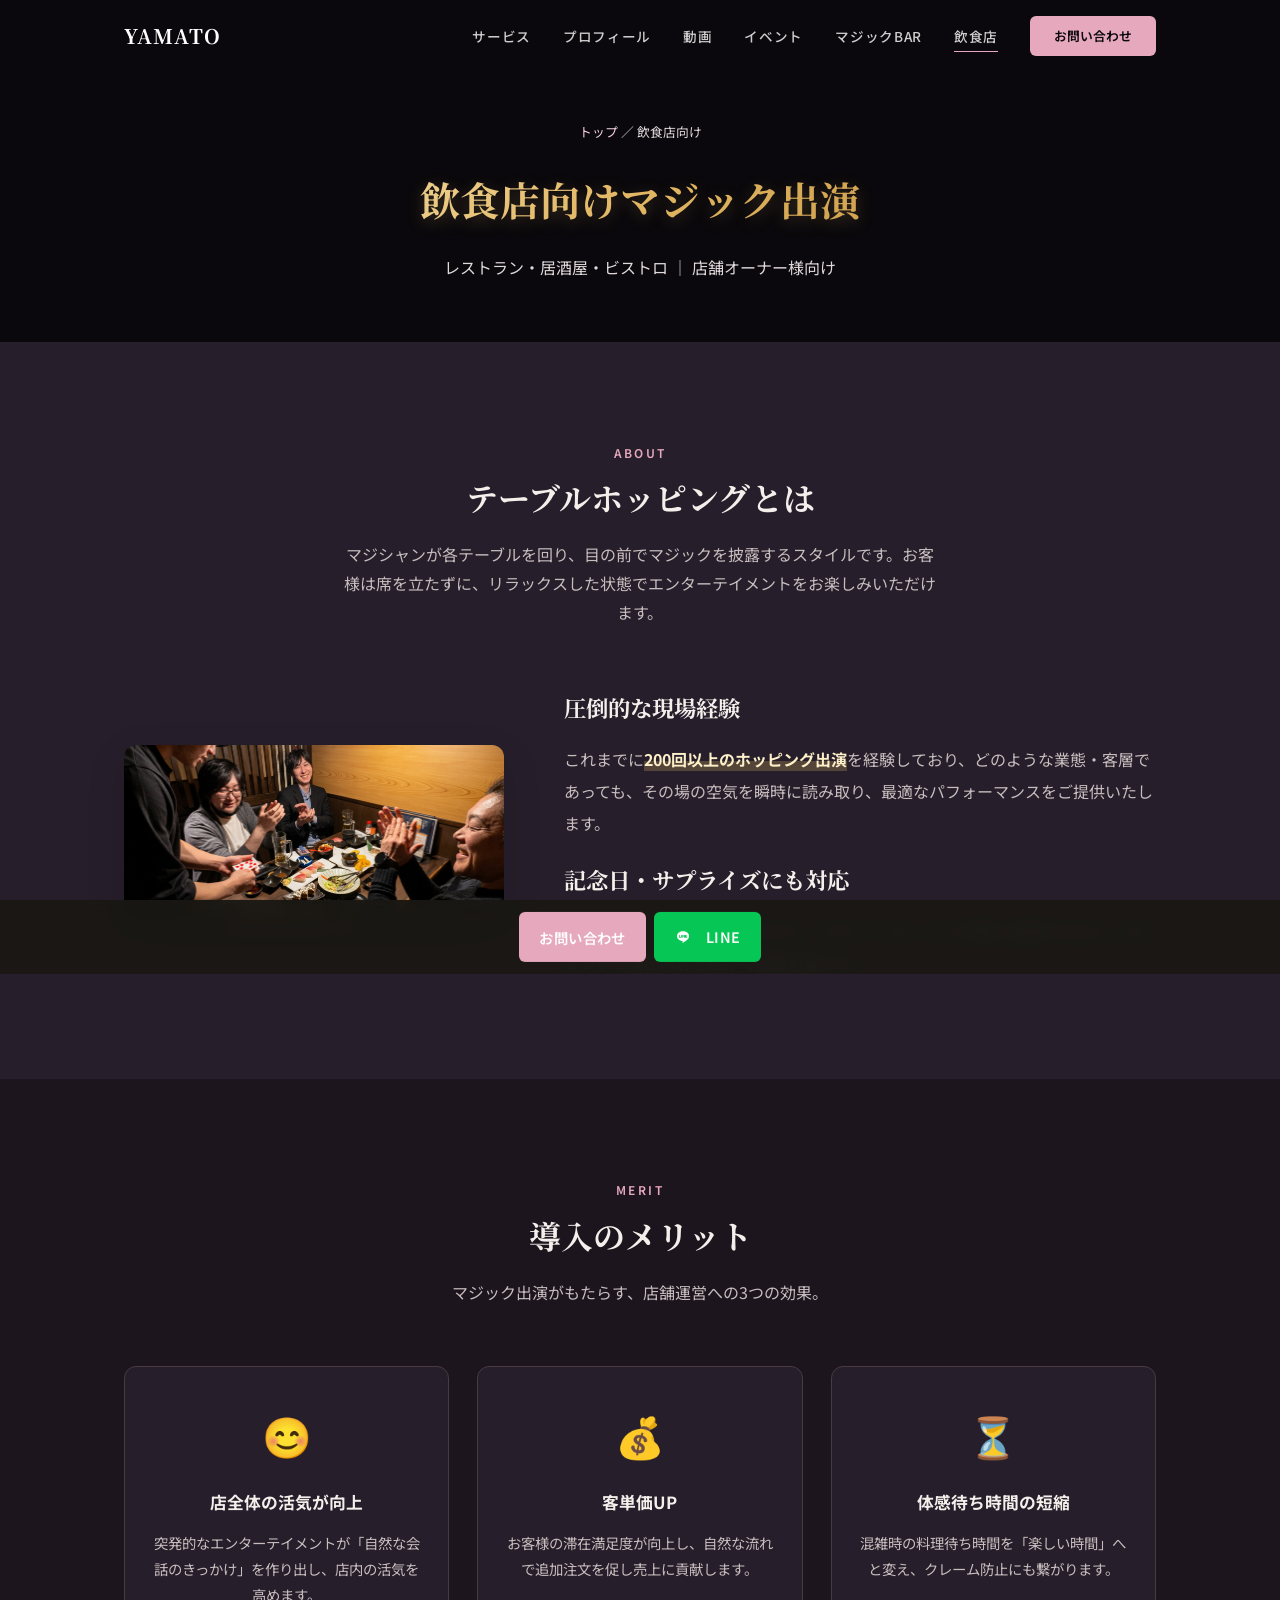
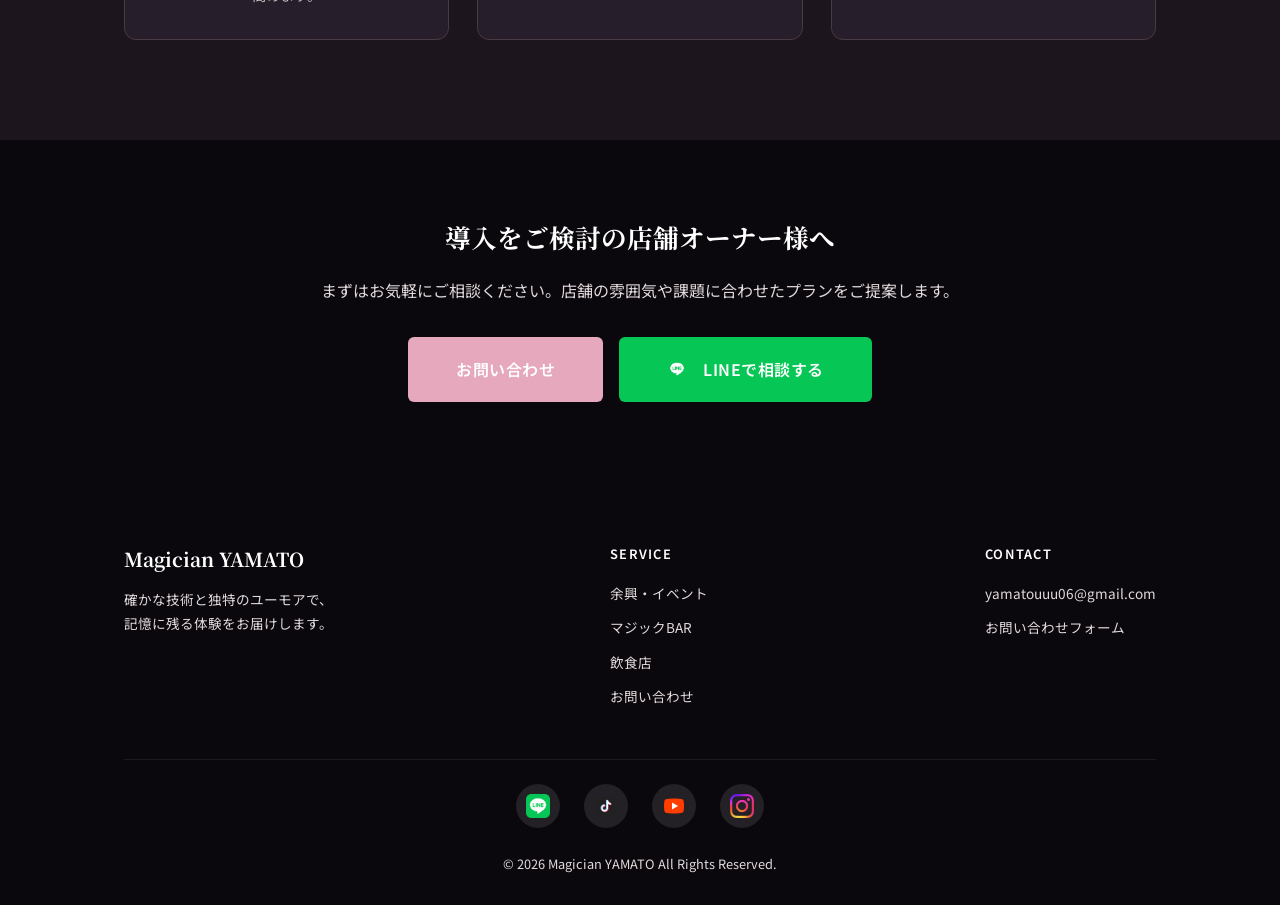
<file: restaurant.html>
<!DOCTYPE html>
<html lang="ja">

<head>
    <script type="text/javascript">
        (function (c, l, a, r, i, t, y) {
            c[a] = c[a] || function () { (c[a].q = c[a].q || []).push(arguments) };
            t = l.createElement(r); t.async = 1; t.src = "https://www.clarity.ms/tag/" + i;
            y = l.getElementsByTagName(r)[0]; y.parentNode.insertBefore(t, y);
        })(window, document, "clarity", "script", "vkam0jo5xu");
    </script>
    <script async src="https://www.googletagmanager.com/gtag/js?id=G-V3HK06NE58"></script>
    <script>
        window.dataLayer = window.dataLayer || [];
        function gtag() { dataLayer.push(arguments); }
        gtag('js', new Date());
        gtag('config', 'G-V3HK06NE58');
        gtag('config', 'AW-17816351646');
    </script>
    <meta charset="UTF-8">
    <meta name="viewport" content="width=device-width, initial-scale=1.0">
    <meta name="description" content="飲食店向けマジック出張パフォーマンス。お客様の満足度向上・客単価UP・体感待ち時間の短縮に。プロマジシャンYAMATO。">
    <title>飲食店向けマジック出演 | プロマジシャン 大和(YAMATO)</title>
    <link rel="stylesheet" href="style.css">
    <link
        href="https://fonts.googleapis.com/css2?family=Noto+Serif+JP:wght@400;700&family=Noto+Sans+JP:wght@400;500;600;700&display=swap"
        rel="stylesheet">
</head>

<body>

    <!-- Page Hero -->
    <section class="page-hero">
        <div class="container">
            <p class="breadcrumb"><a href="index.html">トップ</a> ／ 飲食店向け</p>
            <h1>飲食店向けマジック出演</h1>
            <p>レストラン・居酒屋・ビストロ ｜ 店舗オーナー様向け</p>
        </div>
    </section>

    <!-- ホッピングとは -->
    <section class="section section--white">
        <div class="container">
            <div class="section-header center fade-in">
                <p class="section-label">About</p>
                <h2 class="section-title">テーブルホッピングとは</h2>
                <p class="section-subtitle">
                    マジシャンが各テーブルを回り、目の前でマジックを披露するスタイルです。お客様は席を立たずに、リラックスした状態でエンターテイメントをお楽しみいただけます。</p>
            </div>

            <div class="profile-grid fade-in">
                <div class="profile-img">
                    <img src="images/restaurant_hopping.png" alt="飲食店でのテーブルホッピング">
                </div>
                <div>
                    <h3 style="font-family: var(--font-serif); font-size: 1.4rem; margin-bottom: 16px;">圧倒的な現場経験</h3>
                    <p style="color: var(--color-text-secondary); line-height: 2; margin-bottom: 20px;">
                        これまでに<span
                            class="text-highlight">200回以上のホッピング出演</span>を経験しており、どのような業態・客層であっても、その場の空気を瞬時に読み取り、最適なパフォーマンスをご提供いたします。
                    </p>
                    <h3 style="font-family: var(--font-serif); font-size: 1.4rem; margin-bottom: 16px;">記念日・サプライズにも対応
                    </h3>
                    <p style="color: var(--color-text-secondary); line-height: 2;">
                        お店のオペレーションに合わせて、デザートプレートと同時に登場するなど、タイミングや演出内容を細かく調整可能です。
                    </p>
                </div>
            </div>
        </div>
    </section>

    <!-- 導入メリット -->
    <section class="section section--alt">
        <div class="container">
            <div class="section-header center fade-in">
                <p class="section-label">Merit</p>
                <h2 class="section-title">導入のメリット</h2>
                <p class="section-subtitle">マジック出演がもたらす、店舗運営への3つの効果。</p>
            </div>

            <div class="benefit-grid fade-in">
                <div class="benefit-card">
                    <div class="benefit-icon">😊</div>
                    <h3>店全体の活気が向上</h3>
                    <p>突発的なエンターテイメントが「自然な会話のきっかけ」を作り出し、店内の活気を高めます。</p>
                </div>
                <div class="benefit-card">
                    <div class="benefit-icon">💰</div>
                    <h3>客単価UP</h3>
                    <p>お客様の滞在満足度が向上し、自然な流れで追加注文を促し売上に貢献します。</p>
                </div>
                <div class="benefit-card">
                    <div class="benefit-icon">⏳</div>
                    <h3>体感待ち時間の短縮</h3>
                    <p>混雑時の料理待ち時間を「楽しい時間」へと変え、クレーム防止にも繋がります。</p>
                </div>
            </div>
        </div>
    </section>

    <!-- CTA -->
    <section class="section section--dark cta-section">
        <div class="container">
            <h2 class="section-title" style="font-size: 1.6rem;">導入をご検討の店舗オーナー様へ</h2>
            <p>まずはお気軽にご相談ください。店舗の雰囲気や課題に合わせたプランをご提案します。</p>
            <div class="cta-dual-buttons">
                <button type="button" class="btn btn-primary btn-lg" onclick="openContactModal()">お問い合わせ</button>
                <a href="https://line.me/R/ti/p/@344pyyvy?ts=02022038&oat_content=url" target="_blank"
                    rel="noopener noreferrer" class="btn btn-line btn-lg">
                    <img src="images/sns/line.png" alt="" aria-hidden="true" style="margin-right: 8px;">LINEで相談する
                </a>
            </div>
        </div>
    </section>

    <!-- Scripts -->
    <script src="js/components.js"></script>
    <script src="js/main.js"></script>
    <script src="js/contact-form.js"></script>
</body>

</html>
</file>
<file: style.css>
/* ======================================================
   Magician YAMATO — Design System
   Color: Light warm theme + Amber/Gold accent
   ====================================================== */

/* --- CSS Custom Properties --- */
:root {
  /* Colors - Night Sakura Luxury Theme */
  --color-bg: #110e13;
  --color-bg-alt: #1c151e;
  --color-bg-white: #261e2a;
  --color-bg-dark: #0a080c;
  --color-bg-dark-alt: #151018;

  /* Text - Premium Platinum */
  --color-text: #f4efeb;
  --color-text-secondary: #c8bdbe;
  --color-text-tertiary: #a09295;
  --color-text-on-dark: #ffffff;
  --color-text-on-dark-secondary: #e2d9db;

  /* Accent - Sakura */
  --color-accent: #e6a8bc;
  --color-accent-light: #f7d4df;
  --color-accent-dark: #c98299;
  --color-accent-bg: #2d1f25;

  /* Accent - Premium Gold */
  --color-gold: #e2b763;
  --color-gold-light: #fdf0c9;
  --color-gold-dark: #b88636;

  /* Borders & Shadows */
  --color-border: #3b2e35;
  --color-border-light: #4a3a41;
  --shadow-sm: 0 1px 3px rgba(0, 0, 0, 0.06);
  --shadow-md: 0 4px 16px rgba(0, 0, 0, 0.08);
  --shadow-lg: 0 12px 40px rgba(0, 0, 0, 0.1);
  --shadow-card: 0 2px 12px rgba(0, 0, 0, 0.05);

  /* Typography */
  --font-serif: 'Noto Serif JP', 'Georgia', serif;
  --font-sans: 'Noto Sans JP', 'Helvetica Neue', sans-serif;

  /* Spacing */
  --section-pad: 100px;
  --container-width: 1080px;

  /* Transitions */
  --transition: 0.3s ease;
  --transition-slow: 0.6s ease;
}

/* --- Reset --- */
*,
*::before,
*::after {
  margin: 0;
  padding: 0;
  box-sizing: border-box;
}

html {
  scroll-behavior: smooth;
  -webkit-text-size-adjust: 100%;
}

body {
  font-family: var(--font-sans);
  font-size: 1rem;
  line-height: 1.8;
  color: var(--color-text);
  background-color: var(--color-bg);
  -webkit-font-smoothing: antialiased;
  -moz-osx-font-smoothing: grayscale;
  overflow-x: hidden;
}

img {
  max-width: 100%;
  height: auto;
  display: block;
}

a {
  color: inherit;
  text-decoration: none;
}

ul,
ol {
  list-style: none;
}

/* --- Container --- */
.container {
  max-width: var(--container-width);
  margin: 0 auto;
  padding: 0 24px;
}

/* --- Typography --- */
.section-label {
  font-family: var(--font-sans);
  font-size: 0.75rem;
  font-weight: 600;
  letter-spacing: 0.2em;
  text-transform: uppercase;
  color: var(--color-accent);
  margin-bottom: 12px;
}

.section-title {
  font-family: var(--font-serif);
  font-size: 2rem;
  font-weight: 700;
  color: var(--color-text);
  line-height: 1.4;
  margin-bottom: 20px;
}

.section-subtitle {
  font-size: 1rem;
  color: var(--color-text-secondary);
  line-height: 1.8;
  max-width: 600px;
}

.section-header {
  margin-bottom: 60px;
}

.section-header.center {
  text-align: center;
}

.section-header.center .section-subtitle {
  margin-left: auto;
  margin-right: auto;
}

.text-accent {
  color: var(--color-accent);
}

.text-highlight {
  background: linear-gradient(transparent 60%, rgba(226, 183, 99, 0.25) 60%);
  font-weight: 700;
  color: var(--color-gold-light);
}

/* --- Section --- */
.section {
  padding: var(--section-pad) 0;
}

.section--alt {
  background-color: var(--color-bg-alt);
}

.section--white {
  background-color: var(--color-bg-white);
}

.section--dark {
  background-color: var(--color-bg-dark);
  color: var(--color-text-on-dark);
}

.section--dark .section-title {
  color: var(--color-text-on-dark);
}

.section--dark .section-subtitle {
  color: var(--color-text-on-dark-secondary);
}

/* ======================================================
   HEADER & NAVIGATION
   ====================================================== */
.site-header {
  position: fixed;
  top: 0;
  left: 0;
  width: 100%;
  z-index: 1000;
  transition: background-color var(--transition), box-shadow var(--transition);
}

.site-header.scrolled {
  background-color: rgba(17, 14, 19, 0.95);
  backdrop-filter: blur(12px);
  -webkit-backdrop-filter: blur(12px);
  box-shadow: var(--shadow-sm);
}

.header-inner {
  display: flex;
  align-items: center;
  justify-content: space-between;
  height: 72px;
  max-width: var(--container-width);
  margin: 0 auto;
  padding: 0 24px;
}

.header-logo {
  font-family: var(--font-serif);
  font-size: 1.25rem;
  font-weight: 700;
  color: var(--color-text-on-dark);
  letter-spacing: 0.05em;
  transition: color var(--transition);
}

.scrolled .header-logo {
  color: var(--color-text);
}

.header-nav {
  display: flex;
  align-items: center;
  gap: 32px;
}

.nav-link {
  font-size: 0.85rem;
  font-weight: 500;
  color: rgba(255, 255, 255, 0.8);
  letter-spacing: 0.05em;
  transition: color var(--transition);
  position: relative;
}

.nav-link::after {
  content: '';
  position: absolute;
  bottom: -4px;
  left: 0;
  width: 0;
  height: 1.5px;
  background-color: var(--color-accent);
  transition: width var(--transition);
}

.nav-link:hover::after,
.nav-link.active::after {
  width: 100%;
}

.scrolled .nav-link {
  color: var(--color-text);
}

.scrolled .nav-link:hover {
  color: var(--color-accent-dark);
}

.nav-cta {
  font-size: 0.8rem;
  font-weight: 600;
  color: var(--color-bg-dark);
  background-color: var(--color-accent);
  padding: 8px 24px;
  border-radius: 6px;
  transition: all var(--transition);
}

.nav-cta:hover {
  background-color: var(--color-accent-dark);
  color: #fff;
}

.scrolled .nav-cta {
  background-color: var(--color-accent);
  color: #fff;
}

/* Mobile Menu Toggle */
.menu-toggle {
  display: none;
  flex-direction: column;
  gap: 5px;
  cursor: pointer;
  padding: 4px;
  background: none;
  border: none;
  z-index: 1001;
}

.menu-toggle span {
  display: block;
  width: 24px;
  height: 2px;
  background-color: #fff;
  transition: all var(--transition);
}

.scrolled .menu-toggle span {
  background-color: var(--color-text);
}

.menu-toggle.active span:nth-child(1) {
  transform: rotate(45deg) translate(5px, 5px);
}

.menu-toggle.active span:nth-child(2) {
  opacity: 0;
}

.menu-toggle.active span:nth-child(3) {
  transform: rotate(-45deg) translate(5px, -5px);
}

/* Mobile Nav Overlay */
.mobile-nav {
  display: none;
  position: fixed;
  inset: 0;
  background-color: rgba(26, 24, 20, 0.98);
  z-index: 999;
  justify-content: center;
  align-items: center;
  flex-direction: column;
  gap: 28px;
  opacity: 0;
  transition: opacity var(--transition);
}

.mobile-nav.active {
  display: flex;
  opacity: 1;
}

.mobile-nav a {
  font-family: var(--font-serif);
  font-size: 1.4rem;
  color: var(--color-text-on-dark);
  transition: color var(--transition);
}

.mobile-nav a:hover {
  color: var(--color-accent);
}

/* ======================================================
   HERO SECTION
   ====================================================== */
.hero {
  position: relative;
  min-height: 100vh;
  display: flex;
  flex-direction: column;
  align-items: center;
  justify-content: center;
  overflow: hidden;
}

.hero-bg {
  position: absolute;
  inset: 0;
  z-index: 0;
}

.hero-bg img {
  width: 100%;
  height: 100%;
  object-fit: cover;
}

.hero-overlay {
  position: absolute;
  inset: 0;
  background: linear-gradient(to bottom,
      rgba(26, 24, 20, 0.35) 0%,
      rgba(26, 24, 20, 0.5) 50%,
      rgba(26, 24, 20, 0.7) 100%);
  z-index: 1;
}

.hero-content {
  position: relative;
  z-index: 2;
  text-align: center;
  color: #fff;
  padding: 0 24px;
  flex-shrink: 0;
}

.hero-tagline {
  font-family: var(--font-sans);
  font-size: 0.9rem;
  font-weight: 500;
  letter-spacing: 0.2em;
  color: var(--color-accent-light);
  margin-bottom: 20px;
}

.hero-title {
  font-family: var(--font-serif);
  font-size: 3.5rem;
  font-weight: 700;
  letter-spacing: 0.08em;
  line-height: 1.2;
  margin-bottom: 20px;
  padding-bottom: 0.15em; /* gなどの下部が切れないように描画領域を確保 */
  /* Premium Gold Text Effect */
  background: linear-gradient(135deg, var(--color-gold-light) 0%, var(--color-gold) 50%, var(--color-gold-dark) 100%);
  -webkit-background-clip: text;
  -webkit-text-fill-color: transparent;
  background-clip: text;
  color: transparent;
  text-shadow: 0 4px 16px rgba(226, 183, 99, 0.25);
}

.hero-desc {
  font-size: 1rem;
  color: rgba(255, 255, 255, 0.8);
  margin-bottom: 40px;
  letter-spacing: 0.05em;
}

.hero-actions {
  display: flex;
  gap: 16px;
  justify-content: center;
  flex-wrap: wrap;
}


.btn {
  display: inline-flex;
  align-items: center;
  justify-content: center;
  gap: 8px;
  font-family: var(--font-sans);
  font-weight: 600;
  font-size: 0.9rem;
  letter-spacing: 0.03em;
  padding: 14px 36px;
  border-radius: 6px;
  border: none;
  cursor: pointer;
  transition: all var(--transition);
  white-space: nowrap;
}

.btn-primary {
  background-color: var(--color-accent);
  color: #fff;
}

.btn-primary:hover {
  background-color: var(--color-accent-dark);
  transform: translateY(-1px);
  box-shadow: 0 4px 12px rgba(200, 146, 42, 0.3);
}

.btn-outline {
  background-color: transparent;
  color: #fff;
  border: 1.5px solid rgba(255, 255, 255, 0.5);
}

.btn-outline:hover {
  border-color: #fff;
  background-color: rgba(255, 255, 255, 0.1);
}

.btn-outline-dark {
  background-color: transparent;
  color: var(--color-text);
  border: 1.5px solid var(--color-border);
}

.btn-outline-dark:hover {
  border-color: var(--color-accent);
  color: var(--color-accent);
}

.btn-lg {
  padding: 18px 48px;
  font-size: 1rem;
}

.btn-sm {
  padding: 10px 24px;
  font-size: 0.85rem;
}

/* ======================================================
   SERVICE CARDS
   ====================================================== */
.service-grid {
  display: grid;
  grid-template-columns: repeat(3, 1fr);
  gap: 28px;
}

.service-card {
  background: var(--color-bg-white);
  border-radius: 12px;
  overflow: hidden;
  border: 1px solid var(--color-border-light);
  transition: all var(--transition);
  display: flex;
  flex-direction: column;
}

.service-card:hover {
  transform: translateY(-4px);
  box-shadow: var(--shadow-lg);
  border-color: transparent;
}

.service-card-img {
  height: 220px;
  overflow: hidden;
}

.service-card-img img {
  width: 100%;
  height: 100%;
  object-fit: cover;
  transition: transform var(--transition-slow);
}

.service-card:hover .service-card-img img {
  transform: scale(1.05);
}

.service-card-body {
  padding: 28px;
  flex: 1;
  display: flex;
  flex-direction: column;
}

.service-card-title {
  font-family: var(--font-serif);
  font-size: 1.25rem;
  font-weight: 700;
  color: var(--color-text);
  margin-bottom: 12px;
}

.service-tags {
  display: flex;
  flex-wrap: wrap;
  gap: 6px;
  margin-bottom: 16px;
}

.service-tag {
  font-size: 0.75rem;
  font-weight: 600;
  color: var(--color-accent-dark);
  background-color: var(--color-accent-bg);
  padding: 4px 12px;
  border-radius: 20px;
}

.service-card-desc {
  font-size: 0.9rem;
  color: var(--color-text-secondary);
  line-height: 1.8;
  flex: 1;
  margin-bottom: 20px;
}

.service-card-link {
  font-size: 0.85rem;
  font-weight: 600;
  color: var(--color-accent);
  display: inline-flex;
  align-items: center;
  gap: 6px;
  transition: gap var(--transition);
}

.service-card-link:hover {
  gap: 10px;
}

.service-card-link::after {
  content: '→';
}

/* ======================================================
   PROFILE SECTION
   ====================================================== */
.profile-grid {
  display: grid;
  grid-template-columns: 380px 1fr;
  gap: 60px;
  align-items: center;
}

.profile-img {
  border-radius: 12px;
  overflow: hidden;
  box-shadow: var(--shadow-lg);
}

.profile-img img {
  width: 100%;
  height: auto;
}

.profile-name {
  font-family: var(--font-serif);
  font-size: 1.8rem;
  font-weight: 700;
  color: var(--color-text);
  margin-bottom: 6px;
}

.profile-role {
  font-size: 0.85rem;
  color: var(--color-accent);
  font-weight: 500;
  letter-spacing: 0.1em;
  margin-bottom: 24px;
}

.profile-stats {
  display: flex;
  gap: 24px;
  margin-bottom: 24px;
  padding: 20px 0;
  border-top: 1px solid var(--color-border);
  border-bottom: 1px solid var(--color-border);
}

.profile-stat dt {
  font-size: 0.75rem;
  color: var(--color-text-tertiary);
  font-weight: 600;
  letter-spacing: 0.05em;
  margin-bottom: 4px;
}

.profile-stat dd {
  font-size: 0.9rem;
  font-weight: 600;
  color: var(--color-text);
}

.profile-bio {
  font-size: 0.95rem;
  color: var(--color-text-secondary);
  line-height: 2;
}

/* ======================================================
   VIDEO SECTION
   ====================================================== */
.video-wrapper {
  max-width: 800px;
  margin: 0 auto;
  border-radius: 12px;
  overflow: hidden;
  box-shadow: var(--shadow-lg);
}

.video-container {
  position: relative;
  padding-bottom: 56.25%;
  height: 0;
}

.video-container iframe {
  position: absolute;
  inset: 0;
  width: 100%;
  height: 100%;
  border: none;
}

/* ======================================================
   REASON CARDS
   ====================================================== */
.reason-grid {
  display: grid;
  grid-template-columns: repeat(3, 1fr);
  gap: 28px;
}

.reason-card {
  background: var(--color-bg-white);
  border: 1px solid var(--color-border-light);
  border-radius: 12px;
  padding: 36px 28px;
  text-align: center;
  transition: all var(--transition);
}

.reason-card:hover {
  transform: translateY(-4px);
  box-shadow: var(--shadow-md);
  border-color: var(--color-accent);
}

.reason-number {
  font-family: var(--font-serif);
  font-size: 2.5rem;
  font-weight: 700;
  color: var(--color-accent);
  line-height: 1;
  margin-bottom: 16px;
  opacity: 0.6;
}

.reason-card h3 {
  font-family: var(--font-serif);
  font-size: 1.15rem;
  font-weight: 700;
  color: var(--color-text);
  margin-bottom: 8px;
}

.reason-card h4 {
  font-size: 0.95rem;
  font-weight: 700;
  color: var(--color-accent-dark);
  margin-bottom: 16px;
}

.reason-card p {
  font-size: 0.9rem;
  color: var(--color-text-secondary);
  line-height: 1.8;
}

/* ======================================================
   FLOW / STEPS
   ====================================================== */
.flow-grid {
  display: grid;
  grid-template-columns: repeat(4, 1fr);
  gap: 20px;
  position: relative;
}

.flow-grid::before {
  content: '';
  position: absolute;
  top: 40px;
  left: 60px;
  right: 60px;
  height: 1px;
  background: var(--color-border);
  z-index: 0;
}

.flow-step {
  text-align: center;
  position: relative;
  z-index: 1;
}

.flow-step-num {
  width: 56px;
  height: 56px;
  border-radius: 50%;
  background-color: var(--color-accent);
  color: #fff;
  font-family: var(--font-serif);
  font-size: 1.2rem;
  font-weight: 700;
  display: flex;
  align-items: center;
  justify-content: center;
  margin: 0 auto 20px;
}

.flow-step h4 {
  font-size: 0.95rem;
  font-weight: 700;
  color: var(--color-text);
  margin-bottom: 8px;
}

.flow-step p {
  font-size: 0.85rem;
  color: var(--color-text-secondary);
  line-height: 1.7;
}

/* ======================================================
   CTA SECTION
   ====================================================== */
.cta-section {
  text-align: center;
  padding: 80px 0;
}

.cta-section .section-title {
  color: var(--color-text-on-dark);
}

.cta-section p {
  color: var(--color-text-on-dark-secondary);
  margin-bottom: 32px;
}

.cta-dual-buttons {
  display: flex;
  justify-content: center;
  gap: 16px;
  flex-wrap: wrap;
}

.btn-line {
  background-color: #06C755;
  color: #fff;
}

.btn-line:hover {
  background-color: #05b04c;
  transform: translateY(-1px);
  box-shadow: 0 4px 12px rgba(6, 199, 85, 0.3);
}

.btn-line img {
  width: 20px;
  height: 20px;
  vertical-align: middle;
}

.cta-contact-methods {
  display: flex;
  justify-content: center;
  gap: 40px;
  margin-top: 40px;
  padding-top: 40px;
  border-top: 1px solid rgba(255, 255, 255, 0.1);
}

.cta-method {
  text-align: center;
  color: var(--color-text-on-dark-secondary);
  font-size: 0.85rem;
}

.cta-method strong {
  display: block;
  color: var(--color-text-on-dark);
  font-size: 0.9rem;
  margin-bottom: 4px;
}

/* ======================================================
   PAGE HEADER (Sub Pages)
   ====================================================== */
.page-hero {
  background-color: var(--color-bg-dark);
  padding: 120px 0 60px;
  text-align: center;
}

.page-hero .breadcrumb {
  font-size: 0.8rem;
  color: var(--color-text-on-dark-secondary);
  margin-bottom: 20px;
}

.page-hero .breadcrumb a {
  color: var(--color-accent-light);
  transition: opacity var(--transition);
}

.page-hero .breadcrumb a:hover {
  opacity: 0.7;
}

.page-hero h1 {
  font-family: var(--font-serif);
  font-size: 2.5rem;
  font-weight: 700;
  margin-bottom: 12px;
  padding-bottom: 0.15em; /* gなどの下部が切れないように描画領域を確保 */
  /* Premium Gold Text Effect */
  background: linear-gradient(135deg, var(--color-gold-light) 0%, var(--color-gold) 50%, var(--color-gold-dark) 100%);
  -webkit-background-clip: text;
  -webkit-text-fill-color: transparent;
  background-clip: text;
  color: transparent;
  text-shadow: 0 4px 16px rgba(226, 183, 99, 0.25);
}

.page-hero p {
  font-size: 1rem;
  color: var(--color-text-on-dark-secondary);
}

/* ======================================================
   PLAN CARDS (Event Page)
   ====================================================== */
.plan-grid {
  display: grid;
  grid-template-columns: repeat(2, 1fr);
  gap: 28px;
}

.plan-card {
  background: var(--color-bg-white);
  border: 1px solid var(--color-border-light);
  border-radius: 12px;
  overflow: hidden;
  display: flex;
  flex-direction: column;
  transition: all var(--transition);
}

.plan-card:hover {
  transform: translateY(-4px);
  box-shadow: var(--shadow-lg);
  border-color: var(--color-accent);
}

.plan-card-img {
  height: 240px;
  overflow: hidden;
}

.plan-card-img img {
  width: 100%;
  height: 100%;
  object-fit: cover;
  object-position: center top;
}

.plan-card-body {
  padding: 28px;
  flex: 1;
  display: flex;
  flex-direction: column;
}

.plan-card-title {
  font-family: var(--font-serif);
  font-size: 1.3rem;
  font-weight: 700;
  color: var(--color-text);
  margin-bottom: 8px;
}

.plan-card-catch {
  font-size: 0.9rem;
  font-weight: 600;
  color: var(--color-accent);
  margin-bottom: 12px;
}

.plan-card-desc {
  font-size: 0.9rem;
  color: var(--color-text-secondary);
  line-height: 1.8;
  flex: 1;
  margin-bottom: 20px;
}

.plan-card-price {
  background: var(--color-bg-alt);
  border: 1px solid var(--color-border);
  text-align: center;
  padding: 14px;
  border-radius: 8px;
  font-family: var(--font-serif);
  font-size: 1.4rem;
  font-weight: 700;
  color: var(--color-text);
}

.plan-note {
  text-align: center;
  color: var(--color-text-tertiary);
  font-size: 0.85rem;
  margin-top: 24px;
}

/* Tel Links */
.tel-link {
  color: var(--color-accent);
  font-weight: 600;
  text-decoration: underline;
  text-underline-offset: 4px;
  transition: opacity 0.3s ease, color 0.3s ease;
}

.tel-link:hover {
  opacity: 0.8;
  color: var(--color-text);
}

/* ======================================================
   SHOP INFO TABLE (BAR Page)
   ====================================================== */
.shop-info-table {
  width: 100%;
  max-width: 700px;
  margin: 0 auto;
  border-collapse: collapse;
  font-size: 1rem;
}

.shop-info-table th,
.shop-info-table td {
  padding: 18px 24px;
  border-bottom: 1px solid var(--color-border);
}

.shop-info-table th {
  font-weight: 700;
  color: var(--color-text);
  text-align: left;
  width: 140px;
  font-size: 0.9rem;
}

.shop-info-table td {
  color: var(--color-text-secondary);
}

/* ======================================================
   MAP
   ====================================================== */
.map-wrapper {
  border-radius: 12px;
  overflow: hidden;
  box-shadow: var(--shadow-md);
  margin-top: 40px;
}

.map-wrapper iframe {
  width: 100%;
  height: 350px;
  border: none;
  display: block;
}

/* ======================================================
   BENEFIT CARDS (Restaurant Page)
   ====================================================== */
.benefit-grid {
  display: grid;
  grid-template-columns: repeat(3, 1fr);
  gap: 28px;
}

.benefit-card {
  background: var(--color-bg-white);
  border: 1px solid var(--color-border-light);
  border-radius: 12px;
  padding: 32px 24px;
  text-align: center;
  transition: all var(--transition);
}

.benefit-card:hover {
  transform: translateY(-4px);
  box-shadow: var(--shadow-md);
}

.benefit-icon {
  font-size: 2.5rem;
  margin-bottom: 16px;
}

.benefit-card h3 {
  font-size: 1.05rem;
  font-weight: 700;
  color: var(--color-text);
  margin-bottom: 12px;
}

.benefit-card p {
  font-size: 0.9rem;
  color: var(--color-text-secondary);
  line-height: 1.8;
}

/* ======================================================
   CONTACT FORM
   ====================================================== */
.form-container {
  max-width: 640px;
  margin: 0 auto;
  background: var(--color-bg-white);
  border: 1px solid var(--color-border-light);
  border-radius: 16px;
  padding: 48px 40px;
  box-shadow: var(--shadow-md);
}

.form-steps-indicator {
  display: flex;
  justify-content: center;
  gap: 8px;
  margin-bottom: 40px;
}

.step-dot {
  width: 10px;
  height: 10px;
  border-radius: 50%;
  background-color: var(--color-border);
  transition: all var(--transition);
}

.step-dot.active {
  background-color: var(--color-accent);
  width: 28px;
  border-radius: 5px;
}

.form-step {
  display: none;
}

.form-step.active {
  display: block;
  animation: fadeIn 0.3s ease;
}

@keyframes fadeIn {
  from {
    opacity: 0;
    transform: translateY(10px);
  }

  to {
    opacity: 1;
    transform: translateY(0);
  }
}

.form-step h3 {
  font-family: var(--font-serif);
  font-size: 1.3rem;
  font-weight: 700;
  color: var(--color-text);
  margin-bottom: 8px;
}

.form-step>p {
  font-size: 0.9rem;
  color: var(--color-text-secondary);
  margin-bottom: 28px;
}

.form-group {
  margin-bottom: 20px;
}

.form-group label {
  display: block;
  font-size: 0.85rem;
  font-weight: 600;
  color: var(--color-text);
  margin-bottom: 8px;
}

.form-group label .required {
  color: #c44;
  font-size: 0.75rem;
  margin-left: 4px;
}

.form-group input,
.form-group textarea,
.form-group select {
  width: 100%;
  padding: 12px 16px;
  border: 1px solid var(--color-border);
  border-radius: 8px;
  font-size: 0.95rem;
  font-family: var(--font-sans);
  color: var(--color-text);
  background: var(--color-bg);
  transition: border-color var(--transition);
}

.form-group input:focus,
.form-group textarea:focus,
.form-group select:focus {
  outline: none;
  border-color: var(--color-accent);
  box-shadow: 0 0 0 3px rgba(200, 146, 42, 0.1);
}

.form-group textarea {
  min-height: 120px;
  resize: vertical;
}

/* Radio / Selection Cards */
.selection-cards {
  display: grid;
  grid-template-columns: repeat(auto-fit, minmax(160px, 1fr));
  gap: 12px;
}

.selection-card {
  position: relative;
  cursor: pointer;
}

.selection-card input {
  position: absolute;
  opacity: 0;
  width: 0;
  height: 0;
}

.selection-card-label {
  display: block;
  padding: 16px;
  border: 1.5px solid var(--color-border);
  border-radius: 10px;
  text-align: center;
  font-weight: 600;
  font-size: 0.9rem;
  color: var(--color-text-secondary);
  transition: all var(--transition);
  cursor: pointer;
}

.selection-card input:checked+.selection-card-label {
  border-color: var(--color-accent);
  background-color: var(--color-accent-bg);
  color: var(--color-accent-dark);
}

.selection-card-label:hover {
  border-color: var(--color-accent);
}

.form-actions {
  display: flex;
  gap: 12px;
  justify-content: space-between;
  margin-top: 32px;
}

.form-actions .btn {
  flex: 1;
}

.form-note {
  font-size: 0.8rem;
  color: var(--color-text-tertiary);
  margin-top: 20px;
  text-align: center;
  line-height: 1.7;
}

/* Success State */
.form-success {
  text-align: center;
  padding: 40px 0;
}

.form-success-icon {
  font-size: 3rem;
  margin-bottom: 20px;
}

.form-success h3 {
  font-family: var(--font-serif);
  font-size: 1.5rem;
  margin-bottom: 12px;
}

.form-success p {
  color: var(--color-text-secondary);
}

/* ======================================================
   FOOTER
   ====================================================== */
.site-footer {
  background-color: var(--color-bg-dark);
  color: var(--color-text-on-dark-secondary);
  padding: 60px 0 30px;
}

.footer-inner {
  display: flex;
  justify-content: space-between;
  align-items: flex-start;
  gap: 40px;
  margin-bottom: 40px;
}

.footer-brand {
  font-family: var(--font-serif);
  font-size: 1.2rem;
  font-weight: 700;
  color: var(--color-text-on-dark);
  margin-bottom: 12px;
}

.footer-desc {
  font-size: 0.85rem;
  line-height: 1.7;
  max-width: 320px;
}

.footer-links h4 {
  font-size: 0.8rem;
  font-weight: 600;
  letter-spacing: 0.1em;
  color: var(--color-text-on-dark);
  margin-bottom: 16px;
}

.footer-links a {
  display: block;
  font-size: 0.85rem;
  color: var(--color-text-on-dark-secondary);
  margin-bottom: 10px;
  transition: color var(--transition);
}

.footer-links a:hover {
  color: var(--color-accent-light);
}

/* SNS Icons */
.footer-sns {
  display: flex;
  justify-content: center;
  gap: 1.5rem;
  margin-bottom: 1.5rem;
}

.footer-sns a {
  display: flex;
  align-items: center;
  justify-content: center;
  width: 44px;
  height: 44px;
  border-radius: 50%;
  background: rgba(255, 255, 255, 0.1);
  color: var(--color-text-on-dark);
  text-decoration: none;
  transition: all var(--transition-base);
}

.footer-sns a img {
  width: 24px;
  height: 24px;
  border-radius: 4px;
  /* アイコンのデザインを壊さない程度 */
  object-fit: contain;
  transition: all var(--transition-base);
}

.footer-sns a:hover {
  transform: translateY(-3px);
  background: rgba(255, 255, 255, 0.2);
}

/* 画像は元々色がついているため背景色のグラデーションや一律のカラーは避け、シャドウのみで強調 */
.footer-sns a[aria-label="LINE"]:hover {
  box-shadow: 0 4px 12px rgba(6, 199, 85, 0.4);
}

.footer-sns a[aria-label="TikTok"]:hover {
  box-shadow: 0 4px 12px rgba(255, 255, 255, 0.2);
}

.footer-sns a[aria-label="YouTube"]:hover {
  box-shadow: 0 4px 12px rgba(255, 0, 0, 0.4);
}

.footer-sns a[aria-label="Instagram"]:hover {
  box-shadow: 0 4px 12px rgba(220, 39, 67, 0.4);
}

.footer-bottom {
  border-top: 1px solid rgba(255, 255, 255, 0.08);
  padding-top: 24px;
  font-size: 0.8rem;
  text-align: center;
}

/* ======================================================
   STICKY CTA
   ====================================================== */
.sticky-cta {
  position: fixed;
  bottom: 0;
  left: 0;
  width: 100%;
  background: rgba(26, 24, 20, 0.95);
  backdrop-filter: blur(8px);
  -webkit-backdrop-filter: blur(8px);
  padding: 12px 24px;
  z-index: 900;
  display: flex;
  justify-content: center;
  transform: translateY(100%);
  transition: transform var(--transition);
}

.sticky-cta.visible {
  transform: translateY(0);
}

.sticky-cta .btn {
  width: 100%;
  max-width: 400px;
}

/* ======================================================
   SCROLL ANIMATIONS
   ====================================================== */
.fade-in {
  opacity: 0;
  transform: translateY(24px);
  transition: opacity 0.7s ease, transform 0.7s ease;
}

.fade-in.visible {
  opacity: 1;
  transform: translateY(0);
}

/* ======================================================
   RESPONSIVE
   ====================================================== */
@media (max-width: 900px) {
  :root {
    --section-pad: 70px;
  }

  .header-nav {
    display: none;
  }

  .menu-toggle {
    display: flex;
  }

  .hero-title {
    font-size: 2.4rem;
  }

  .service-grid,
  .reason-grid,
  .benefit-grid {
    grid-template-columns: repeat(2, 1fr);
  }

  .profile-grid {
    grid-template-columns: 1fr;
    gap: 40px;
  }

  .profile-img {
    max-width: 320px;
    margin: 0 auto;
  }

  .flow-grid {
    grid-template-columns: repeat(2, 1fr);
    gap: 28px;
  }

  .flow-grid::before {
    display: none;
  }

  .site-footer {
    padding-bottom: 90px;
  }

  .footer-inner {
    flex-direction: column;
  }
}

/* ======================================================
   CONTACT MODAL
   ====================================================== */
.contact-modal-overlay {
  position: fixed;
  top: 0;
  left: 0;
  width: 100%;
  height: 100vh;
  background: rgba(26, 24, 20, 0.95);
  backdrop-filter: blur(8px);
  -webkit-backdrop-filter: blur(8px);
  padding: 12px 24px;
  z-index: 9999;
  display: flex;
  justify-content: center;
  align-items: center;
  /* 中央に配置 */
  opacity: 0;
  pointer-events: none;
  transition: opacity var(--transition);
}

.contact-modal-overlay.active {
  opacity: 1;
  pointer-events: auto;
}

.contact-modal-content {
  background: var(--color-bg);
  width: 100%;
  max-width: 600px;
  max-height: 90vh;
  /* スマホでも見切れないように */
  border-radius: 12px;
  position: relative;
  overflow-y: auto;
  box-shadow: 0 20px 40px rgba(0, 0, 0, 0.4);
  transform: translateY(20px);
  transition: transform var(--transition);
}

.contact-modal-overlay.active .contact-modal-content {
  transform: translateY(0);
}

.contact-modal-close {
  position: absolute;
  top: 16px;
  right: 16px;
  width: 32px;
  height: 32px;
  background: none;
  border: none;
  cursor: pointer;
  z-index: 10;
}

.contact-modal-close::before,
.contact-modal-close::after {
  content: '';
  position: absolute;
  top: 15px;
  left: 6px;
  width: 20px;
  height: 2px;
  background-color: var(--color-text);
  transition: background-color var(--transition);
}

.contact-modal-close::before {
  transform: rotate(45deg);
}

.contact-modal-close::after {
  transform: rotate(-45deg);
}

.contact-modal-close:hover::before,
.contact-modal-close:hover::after {
  background-color: var(--color-accent);
}

/* 背景固定用 */
body.modal-open {
  overflow: hidden;
}

@media (max-width: 600px) {
  :root {
    --section-pad: 56px;
  }

  .section-title {
    font-size: 1.6rem;
  }

  .hero {
    min-height: auto;
    padding-top: 100px;
    padding-bottom: 0;
  }

  .hero-title {
    font-size: 2rem;
  }

  .hero-tagline {
    font-size: 0.8rem;
  }

  .hero-actions {
    flex-direction: column;
    align-items: center;
  }

  .hero-actions .btn {
    width: 100%;
    max-width: 280px;
  }

  .service-grid,
  .reason-grid,
  .benefit-grid {
    grid-template-columns: 1fr;
  }

  .plan-grid {
    grid-template-columns: 1fr;
  }

  .flow-grid {
    grid-template-columns: 1fr;
    gap: 16px;
  }

  .flow-step {
    display: flex;
    text-align: left;
    align-items: flex-start;
    gap: 16px;
    padding-bottom: 16px;
    border-bottom: 1px solid var(--color-border);
  }

  .flow-step:last-child {
    border-bottom: none;
    padding-bottom: 0;
  }

  .flow-step-num {
    margin: 0;
    width: 40px;
    height: 40px;
    font-size: 1rem;
    flex-shrink: 0;
  }

  .flow-step-content {
    flex: 1;
  }

  .cta-contact-methods {
    flex-direction: column;
    gap: 20px;
  }

  .form-container {
    padding: 32px 24px;
  }

  /* フォームモーダルを全画面表示＆スクロール可能に */
  .contact-modal-overlay {
    padding: 0;
    align-items: flex-start;
  }

  .contact-modal-content {
    max-height: 100vh;
    height: 100vh;
    border-radius: 0;
    transform: translateY(100%);
    display: flex;
    flex-direction: column;
  }

  .contact-modal-overlay.active .contact-modal-content {
    transform: translateY(0);
  }

  .contact-modal-body {
    flex: 1;
    overflow-y: auto;
    -webkit-overflow-scrolling: touch;
    padding-bottom: 40px;
    /* スクロール下部の余白 */
  }

  .form-container {
    border: none;
    box-shadow: none;
    padding: 24px 20px;
  }

  .page-hero {
    padding: 100px 0 40px;
  }

  .page-hero h1 {
    font-size: 1.8rem;
    line-height: 1.4;
  }

  /* テキストが画面端にはみ出るのを防ぐ */
  p,
  h1,
  h2,
  h3,
  h4,
  h5,
  h6,
  .section-subtitle {
    word-break: break-word;
  }

  .selection-cards {
    grid-template-columns: 1fr;
  }
}

/* --- Body padding for fixed header --- */
body {
  padding-top: 0;
}

/* Pages with page-hero don't need additional padding */
body.has-hero {
  padding-top: 0;
}

/* Pages without hero need padding for fixed header */
body.no-hero {
  padding-top: 72px;
}

/* ======================================================
   SAKURA ANIMATION & LUXURY STYLE
   ====================================================== */
.sakura-container {
  position: absolute;
  top: 0;
  left: 0;
  width: 100%;
  height: 100%;
  overflow: hidden;
  pointer-events: none;
  z-index: 1;
}

.sakura {
  position: absolute;
  background-color: var(--color-accent);
  border-radius: 100% 0 100% 0; 
  opacity: 0.8;
  animation: sakura-fall linear infinite, sakura-sway ease-in-out infinite alternate;
}

@keyframes sakura-fall {
  0% { top: -10%; }
  100% { top: 110%; }
}

@keyframes sakura-sway {
  0% { transform: translateX(0) rotate(0deg); }
  100% { transform: translateX(30px) rotate(45deg); }
}

/* Form Required / Optional Labels */
.label-required {
  background-color: #d9486c; /* より目立つ鮮やかな赤紫系の色へ変更 */
  color: #fff;
  font-size: 0.75rem;
  font-weight: 700;
  padding: 2px 8px;
  border-radius: 4px;
  margin-left: 8px;
  vertical-align: middle;
}

.label-optional {
  background-color: transparent;
  border: 1px solid var(--color-text-tertiary); /* 枠線のみに変更して控えめに */
  color: var(--color-text-tertiary);
  font-size: 0.75rem;
  padding: 1px 7px; /* 枠線(1px)の分、paddingを減らして大きさを揃える */
  border-radius: 4px;
  margin-left: 8px;
  vertical-align: middle;
}

/* Radio Button Group (Form UI) */
.radio-button-group {
  display: flex;
  flex-wrap: wrap;
  gap: 12px;
  margin-top: 8px;
}

.radio-button-label {
  display: block;
  cursor: pointer;
  position: relative;
}

.radio-button-label input[type="radio"] {
  position: absolute;
  opacity: 0;
  width: 0;
  height: 0;
}

.radio-button-text {
  display: block;
  padding: 12px 24px;
  border: 1px solid var(--color-border);
  border-radius: 30px;
  background-color: var(--color-bg-white);
  color: var(--color-text);
  font-weight: 500;
  transition: all var(--transition);
  text-align: center;
}

.radio-button-label input[type="radio"]:checked + .radio-button-text {
  background-color: var(--color-accent);
  color: var(--color-bg-dark);
  border-color: var(--color-accent);
  box-shadow: 0 4px 12px rgba(230, 168, 188, 0.3);
}

.radio-button-label:hover .radio-button-text {
  border-color: var(--color-accent);
}
</file>
